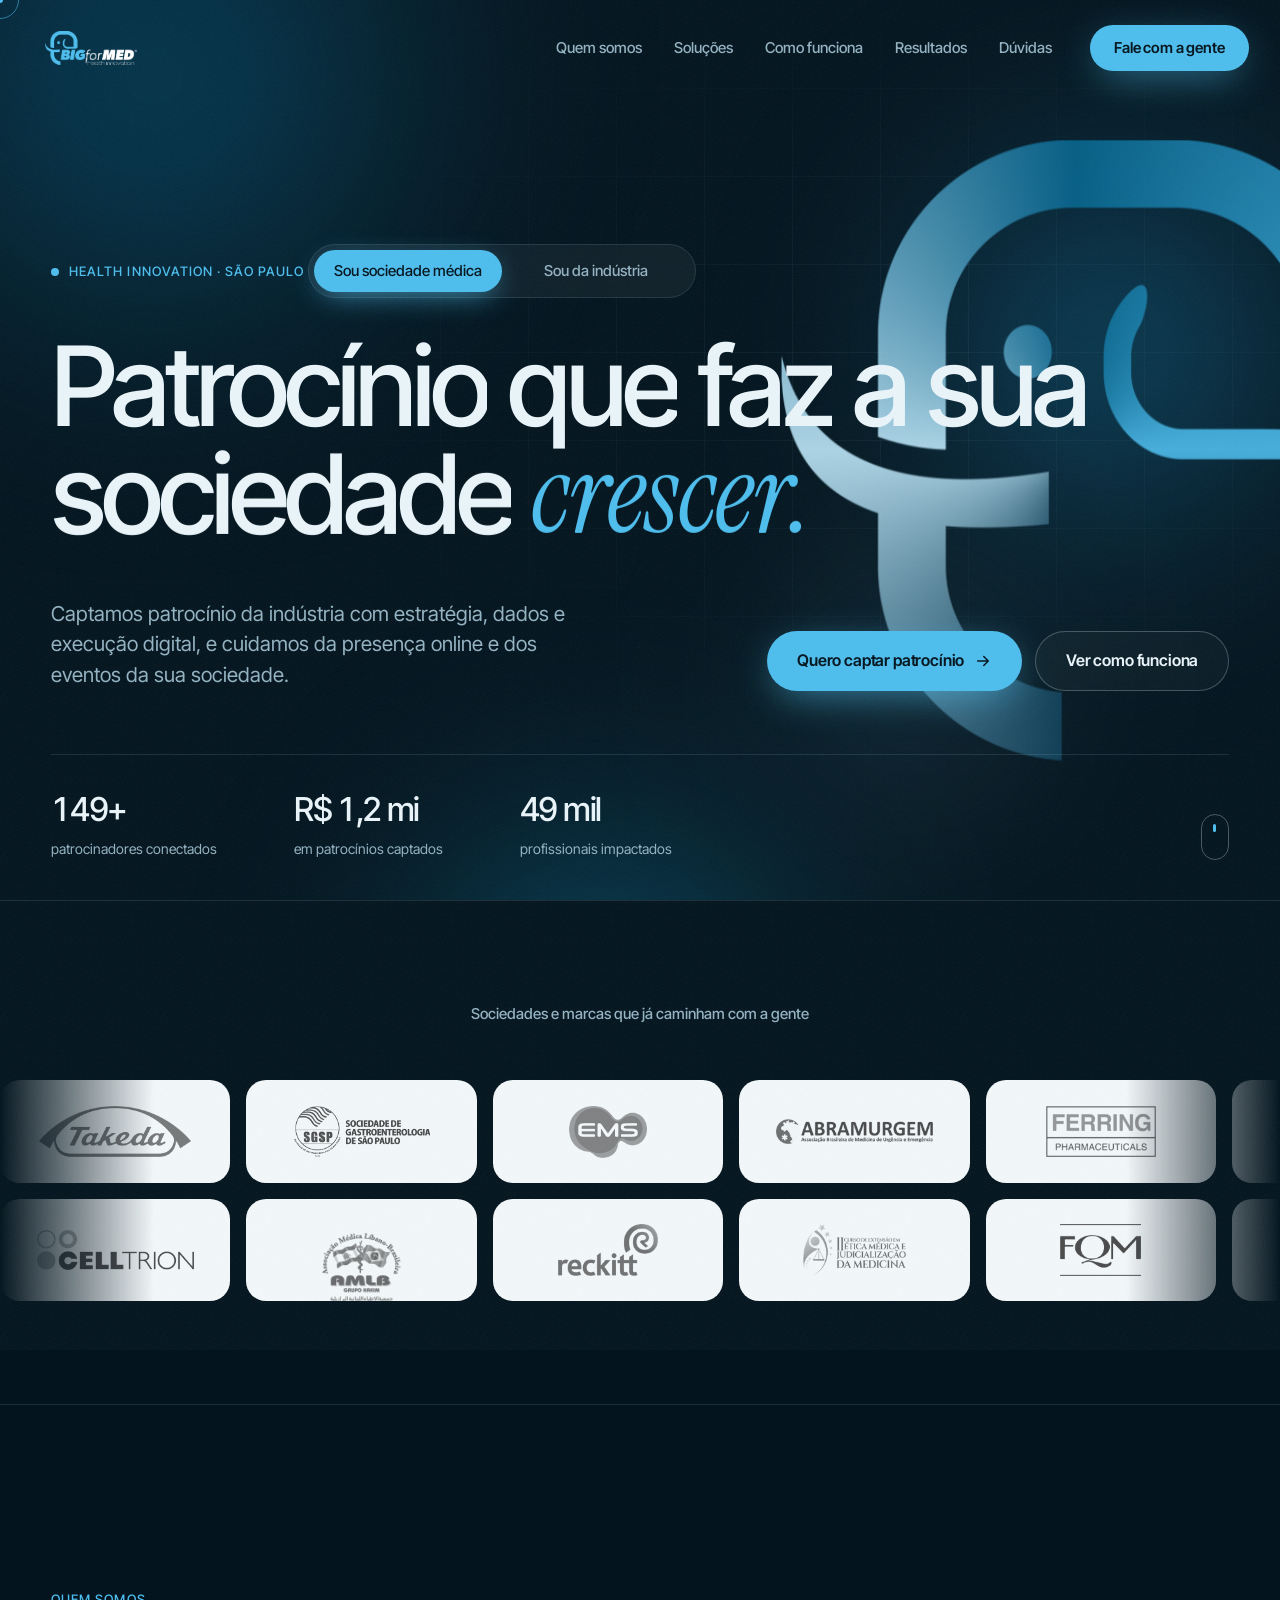
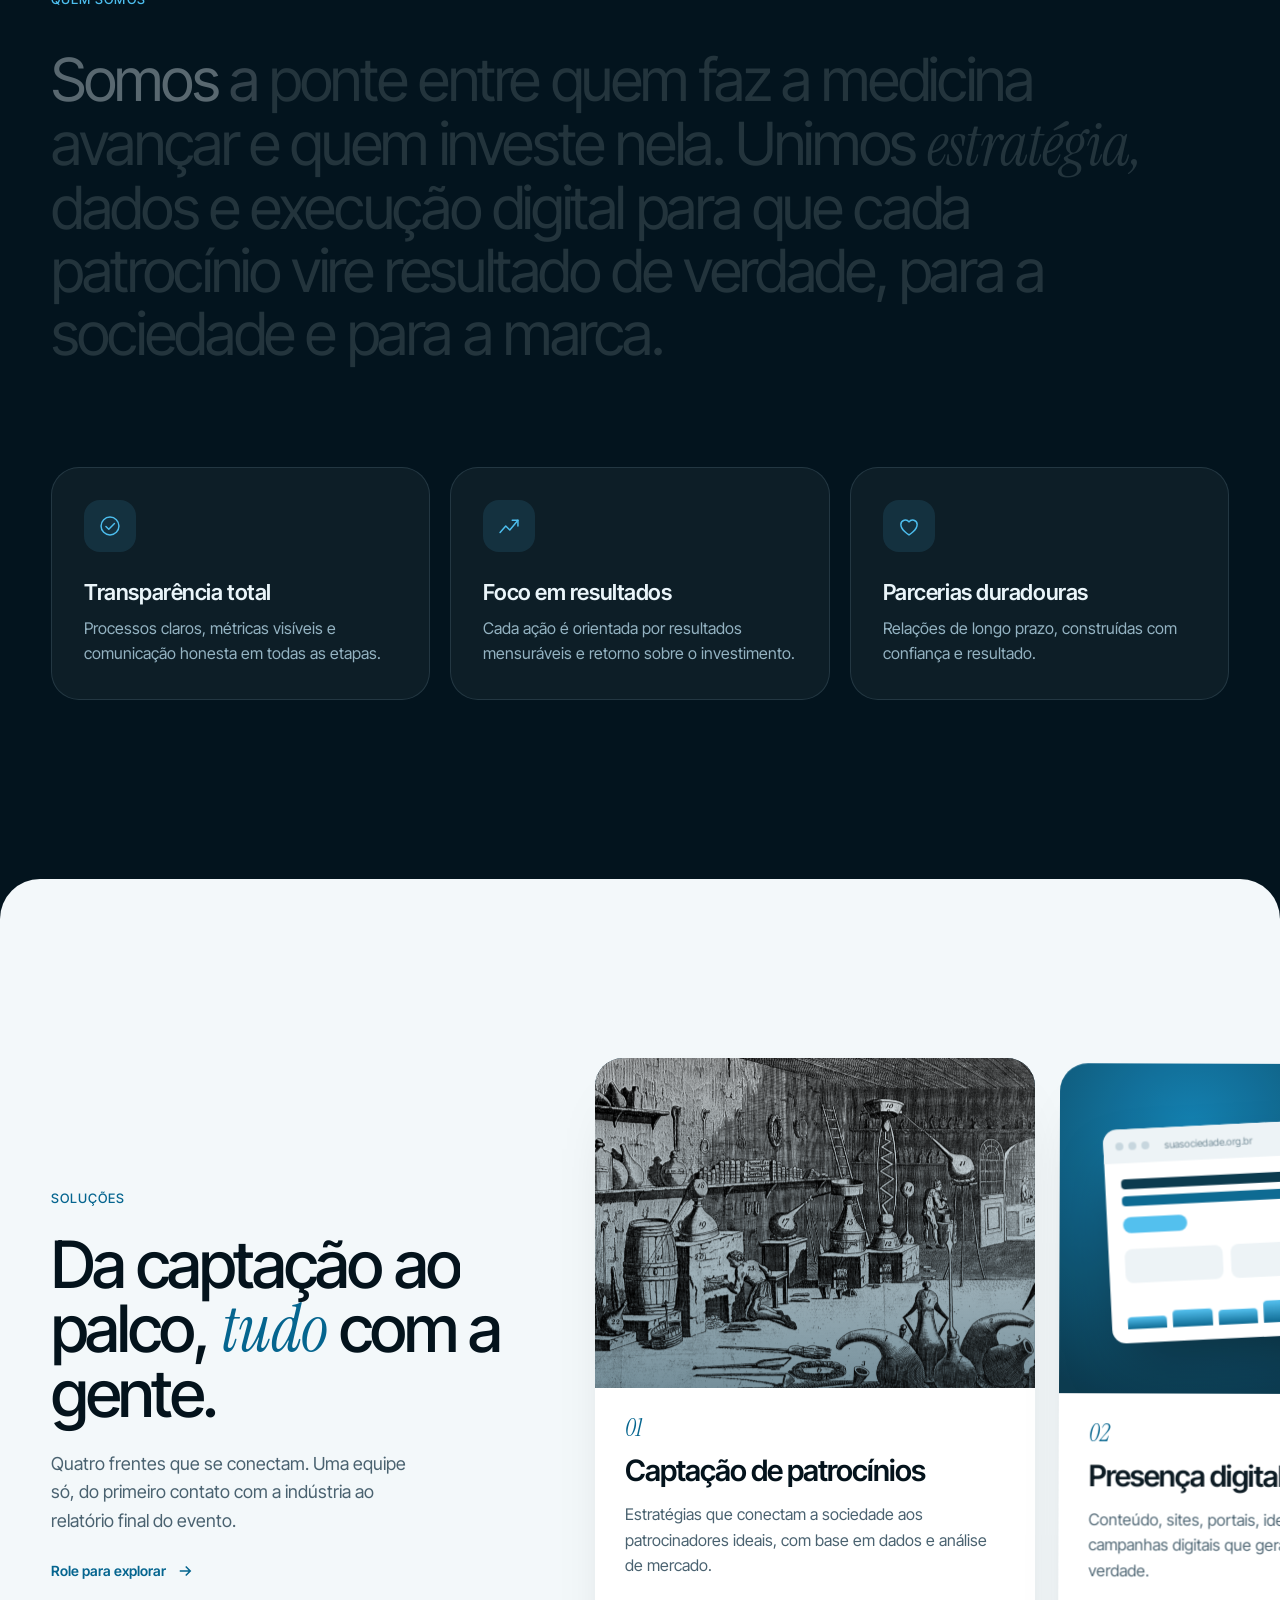
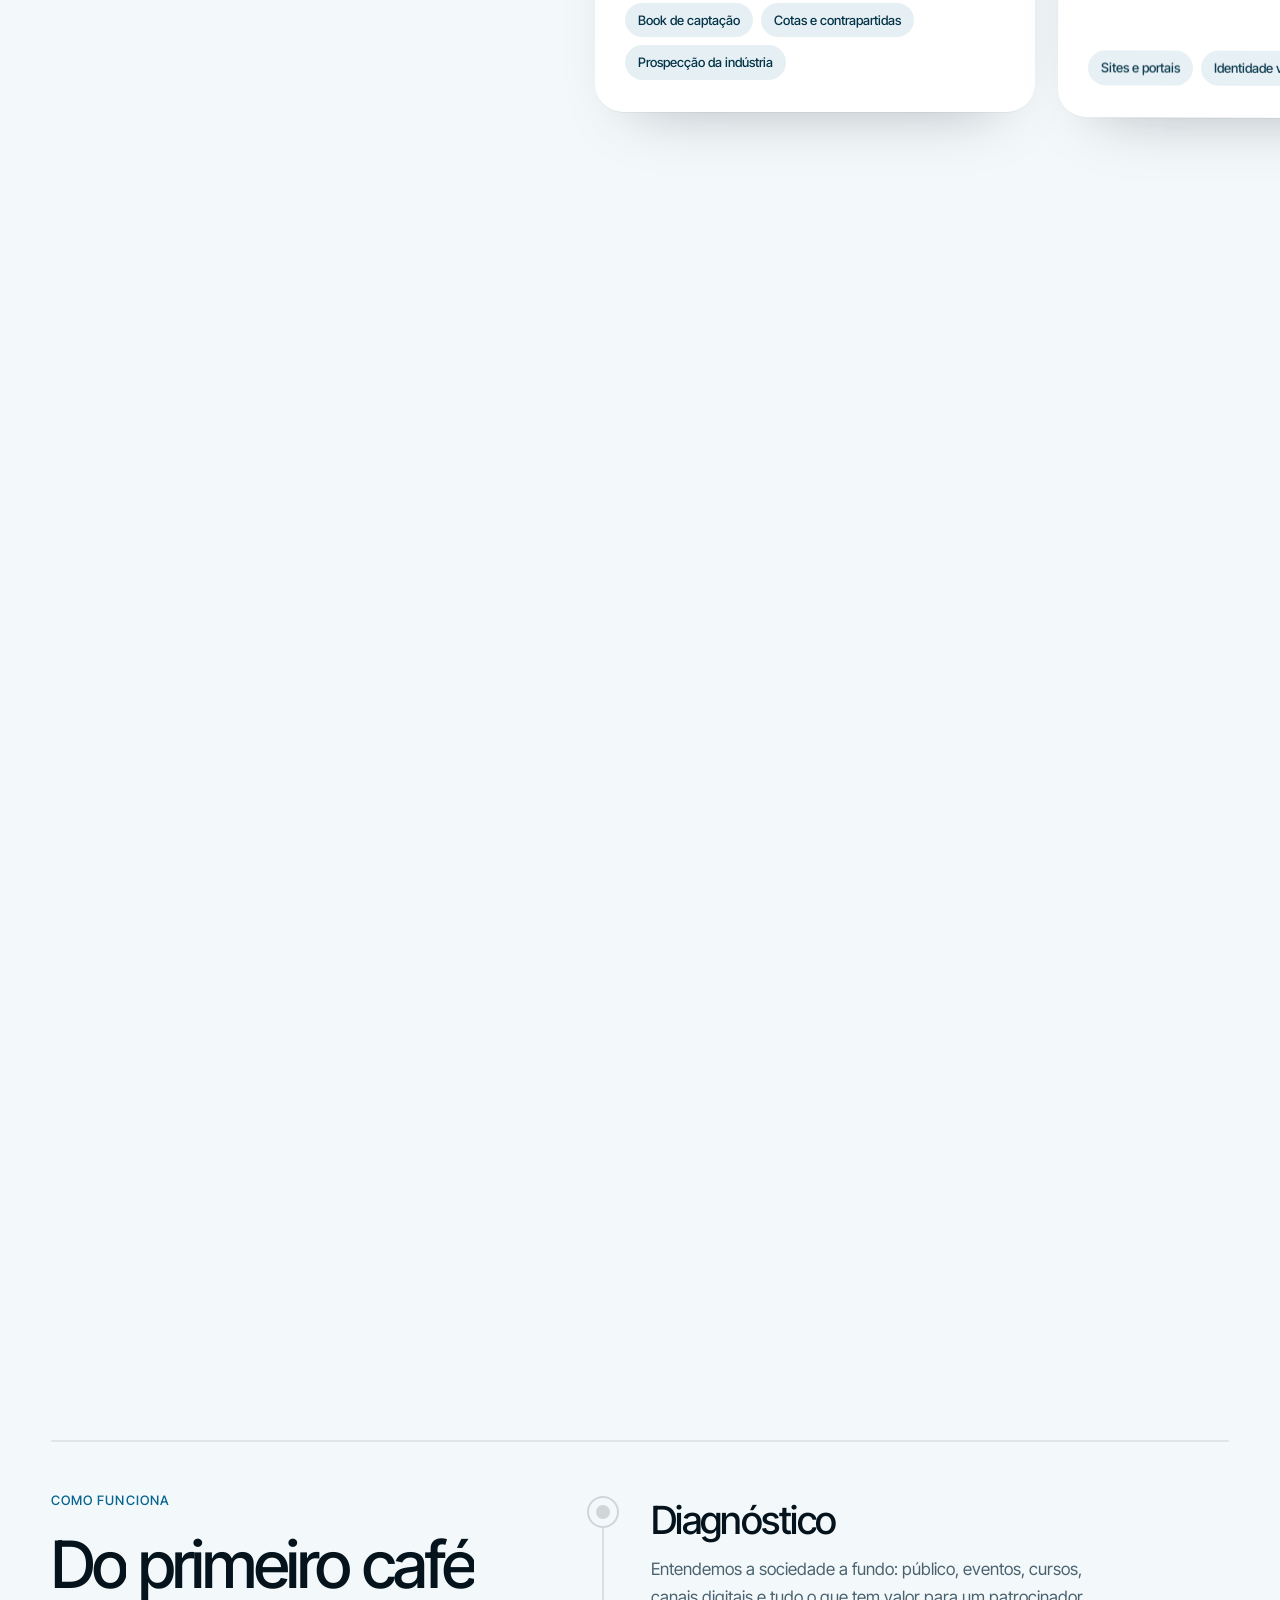
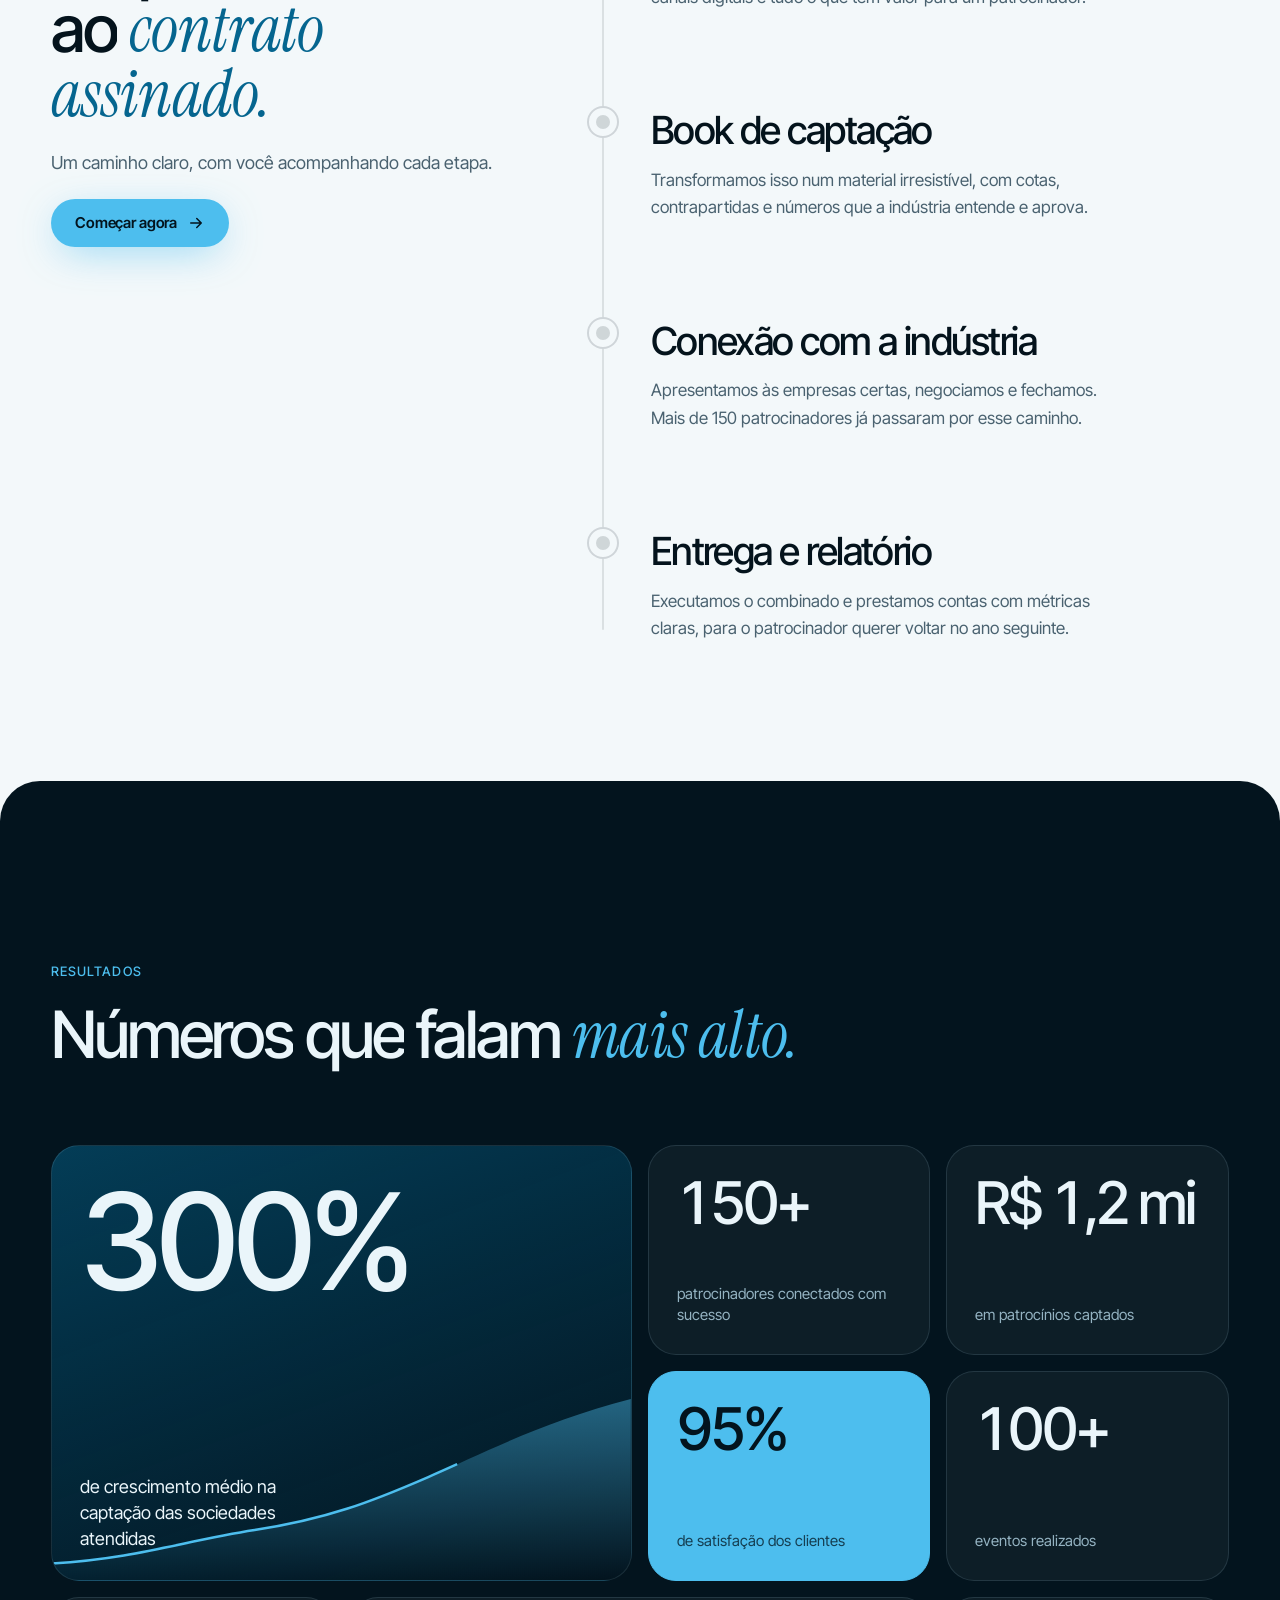
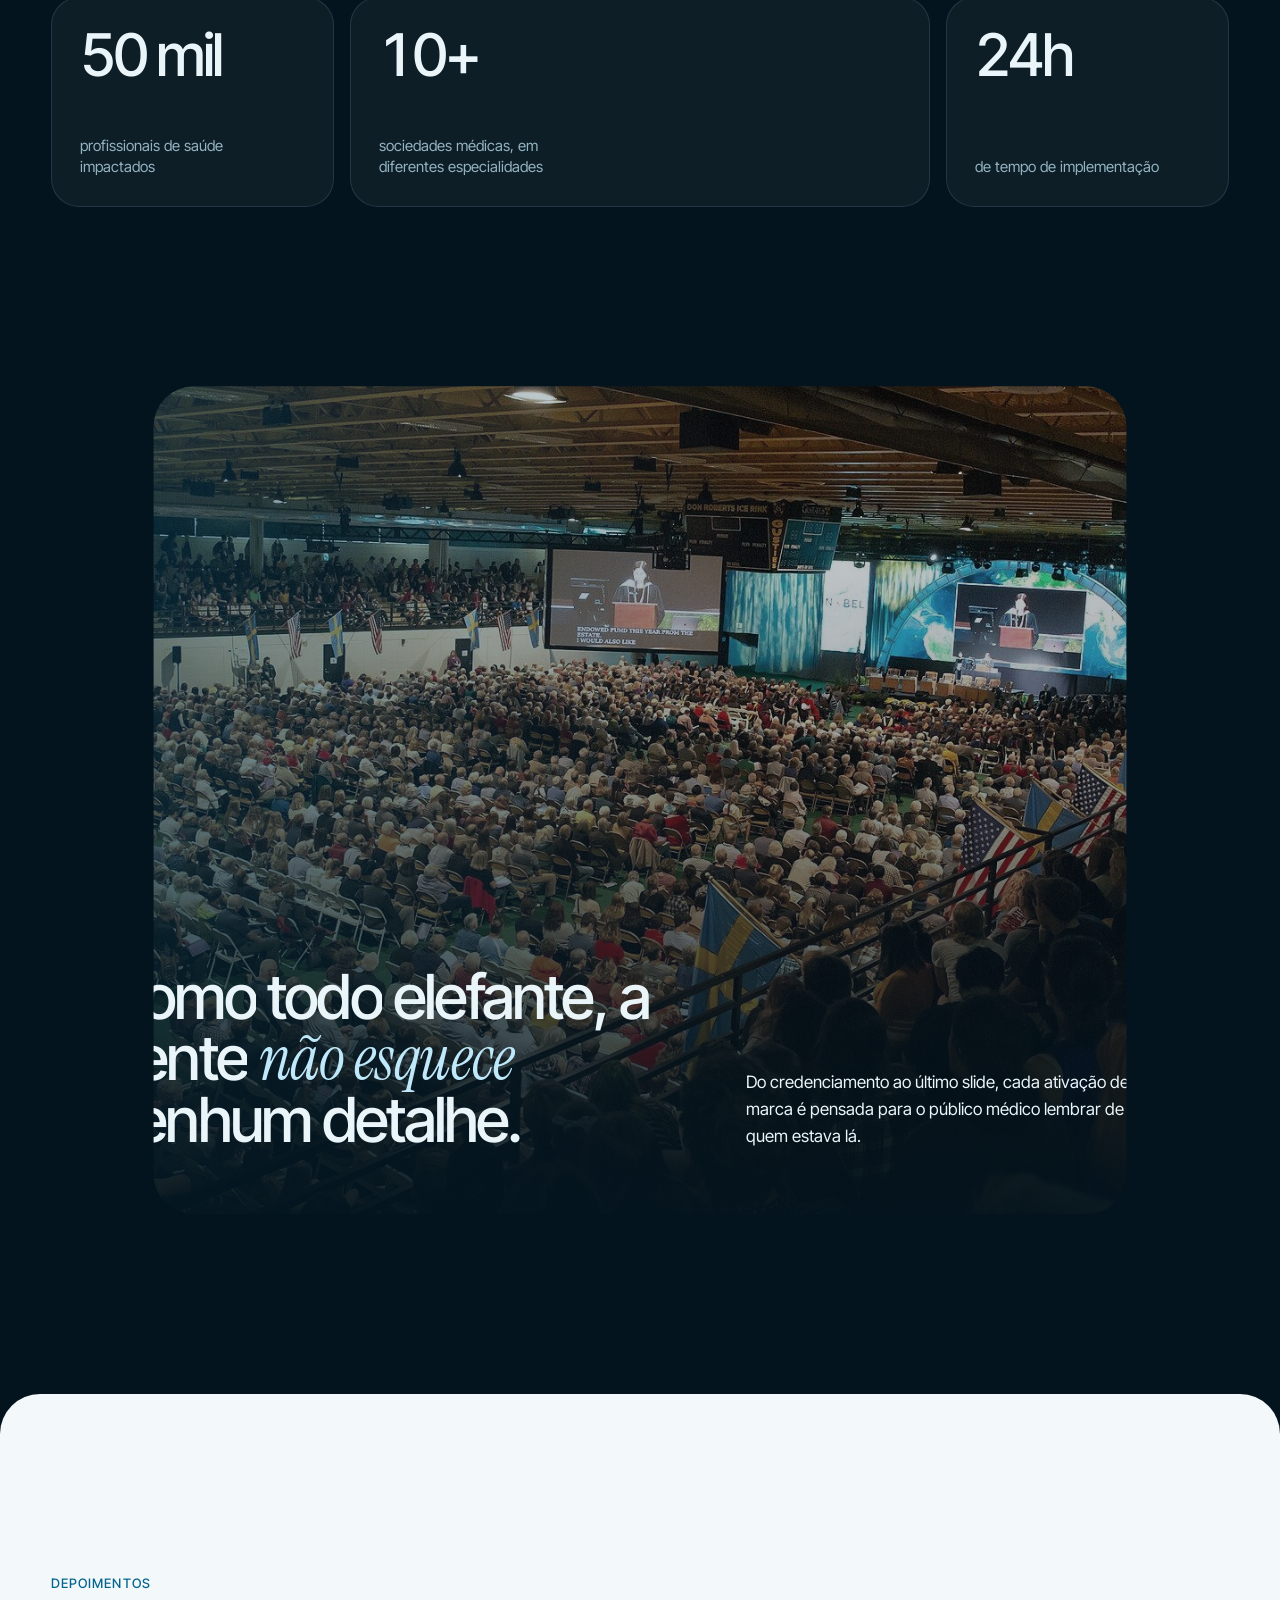
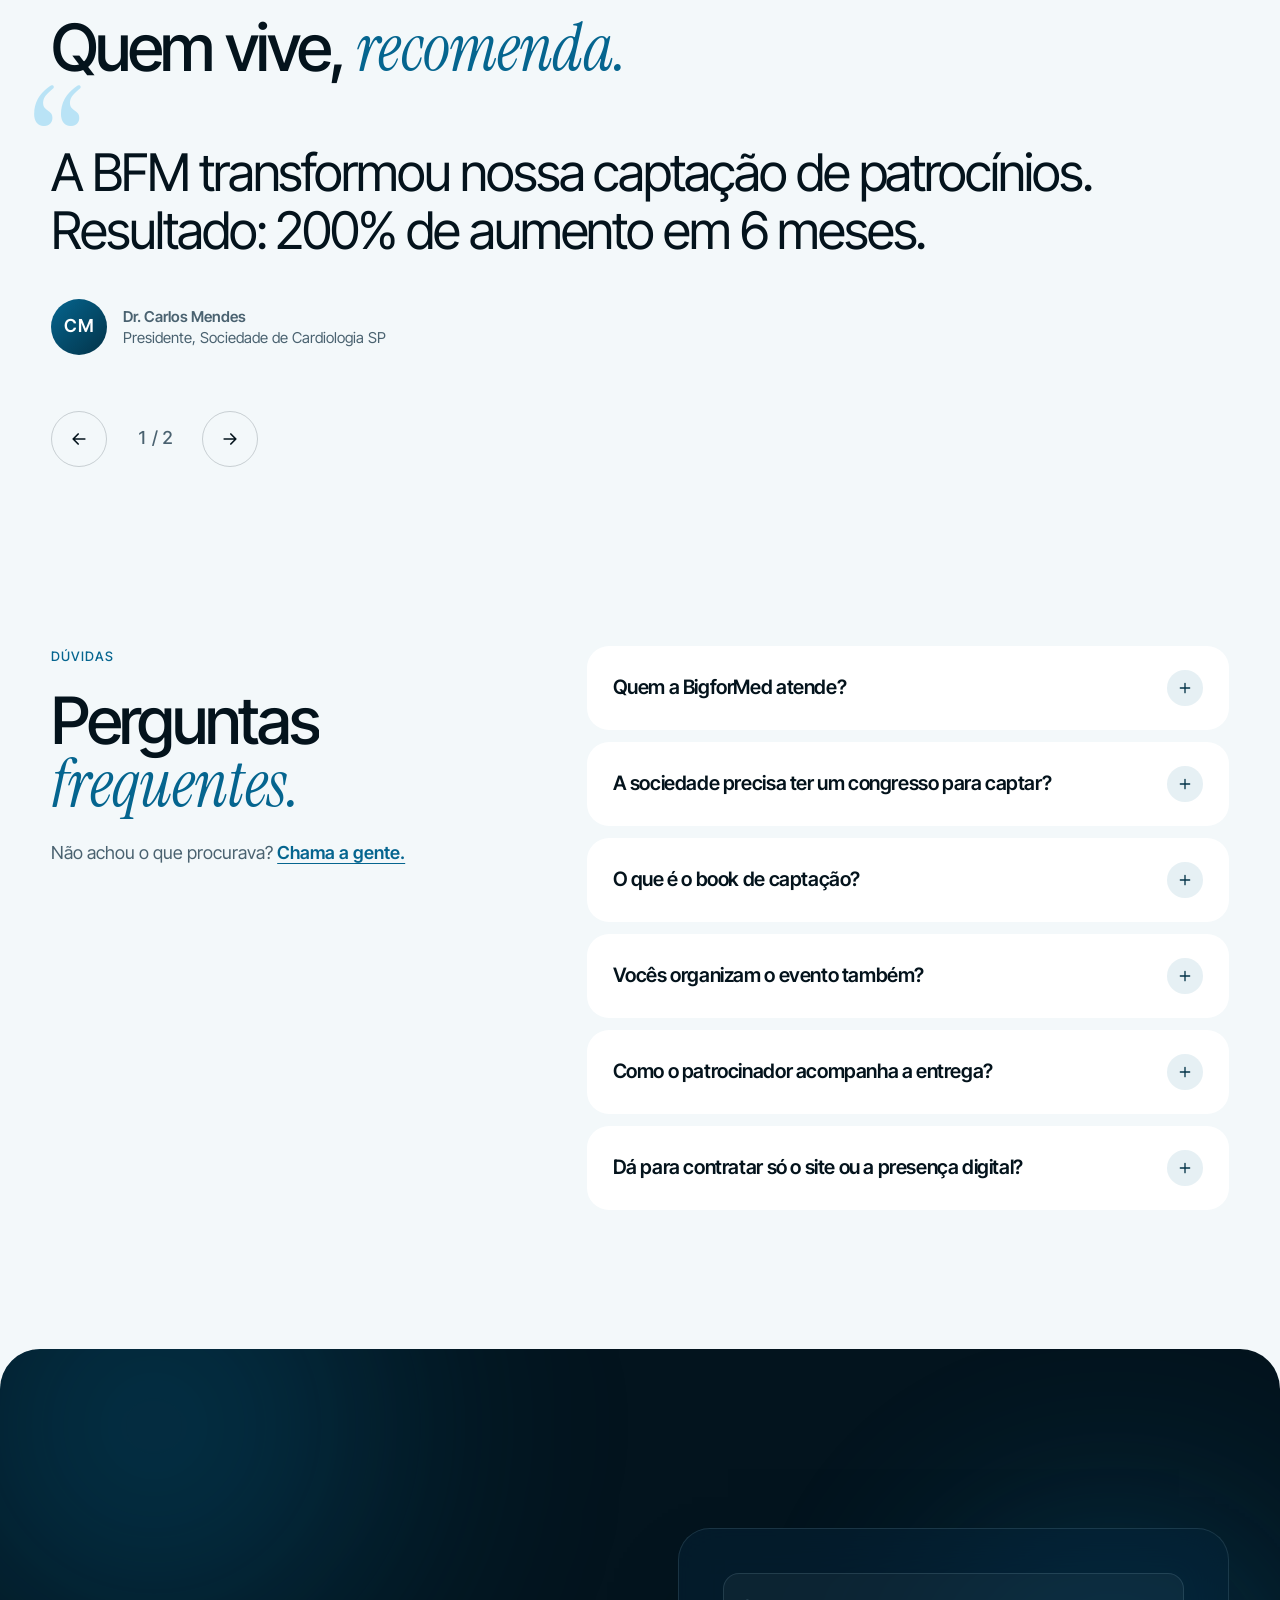
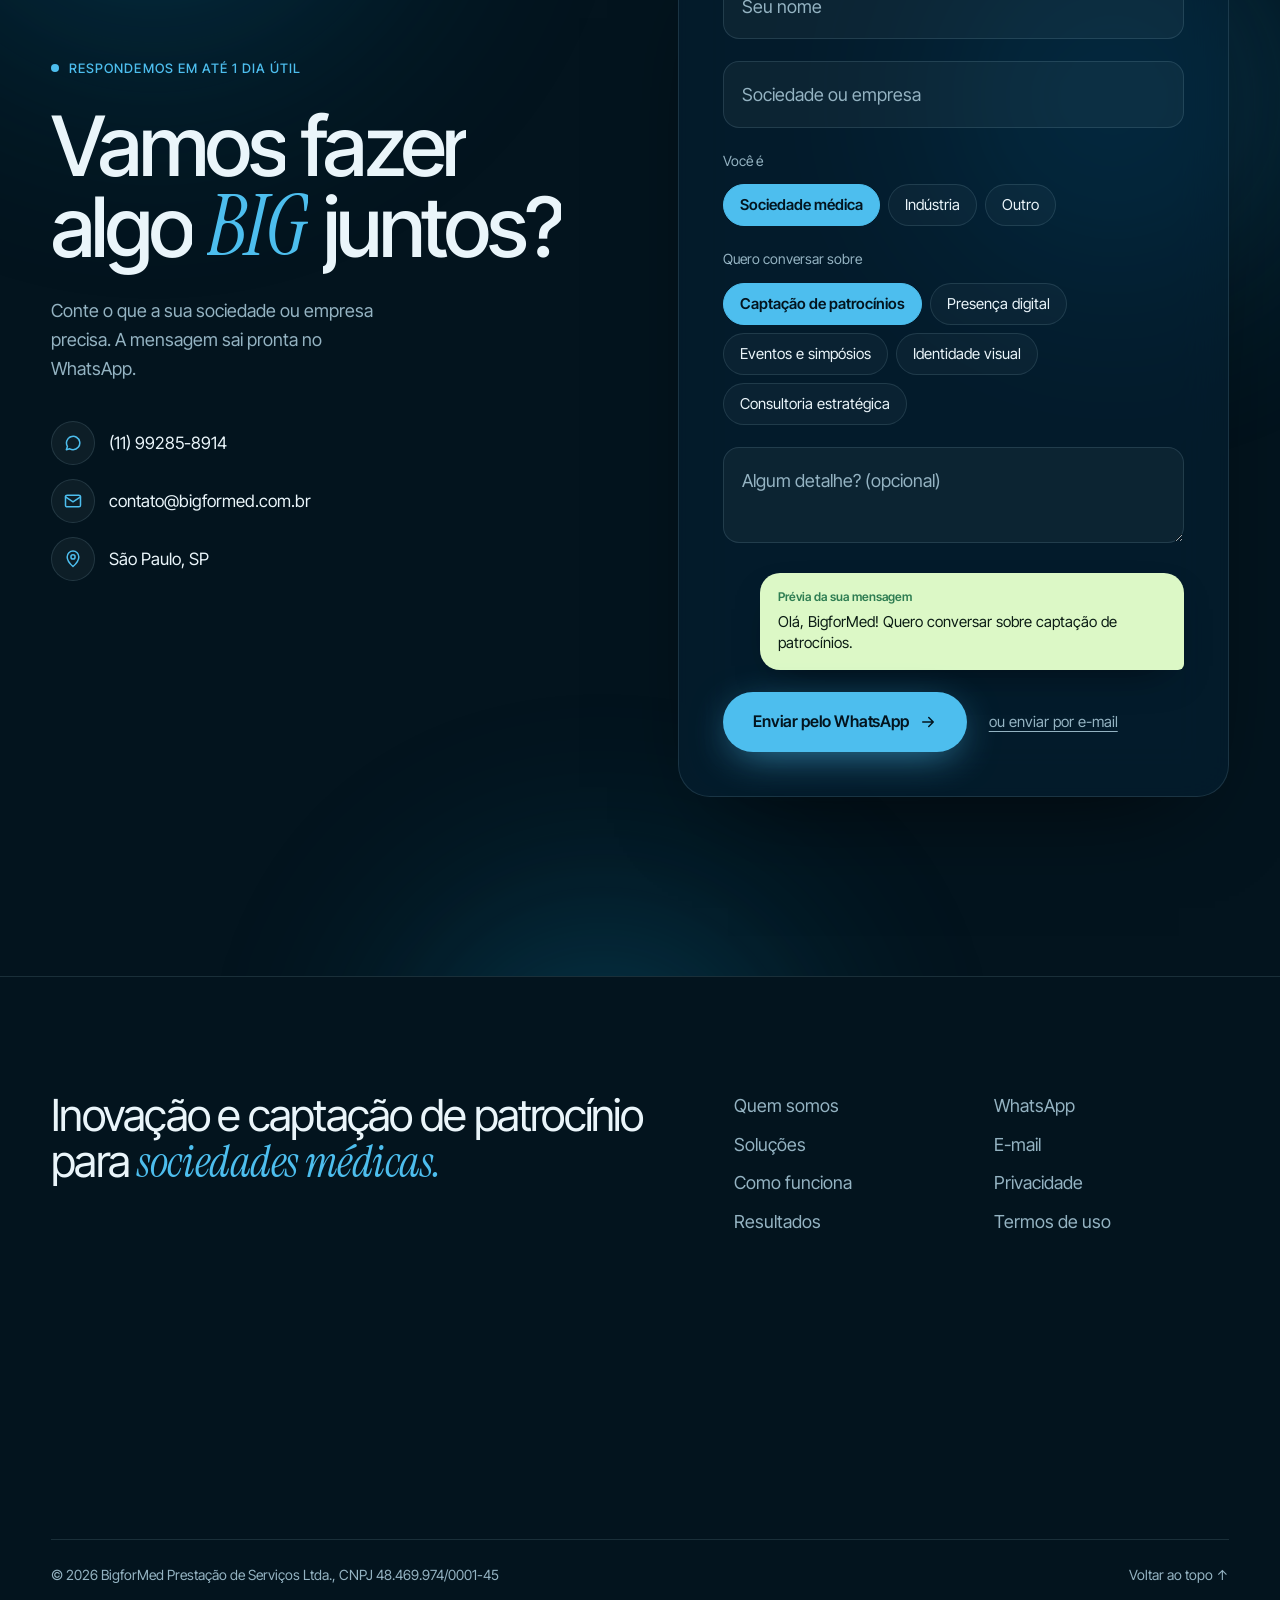
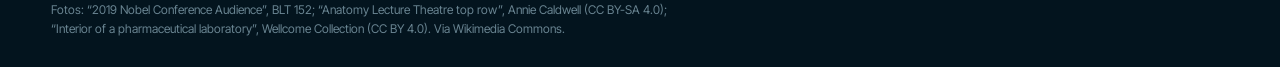
<file: index.html>
<!doctype html>
<html lang="pt-BR">
<head>
  <meta charset="utf-8">
  <meta name="viewport" content="width=device-width, initial-scale=1, viewport-fit=cover">
  <title>BigforMed · Captação de patrocínio para sociedades médicas</title>
  <meta name="description" content="A BigforMed conecta a indústria da saúde a sociedades médicas: captação de patrocínio, presença digital, eventos e simpósios. Health innovation, de São Paulo.">
  <meta name="theme-color" content="#03141E">
  <link rel="icon" type="image/png" href="/img/favicon.png">
  <link rel="apple-touch-icon" href="/img/favicon.png">
  <link rel="canonical" href="https://bigformed.com/">

  <meta property="og:type" content="website">
  <meta property="og:locale" content="pt_BR">
  <meta property="og:site_name" content="BigforMed">
  <meta property="og:url" content="https://bigformed.com/">
  <meta property="og:title" content="BigforMed · Captação de patrocínio para sociedades médicas">
  <meta property="og:description" content="Conectamos patrocinadores a sociedades médicas com estratégia, dados e execução digital.">
  <meta property="og:image" content="https://bigformed.com/img/og.jpg">
  <meta name="twitter:card" content="summary_large_image">

  <link rel="preconnect" href="https://fonts.googleapis.com">
  <link rel="preconnect" href="https://fonts.gstatic.com" crossorigin>
  <link href="https://fonts.googleapis.com/css2?family=Inter+Tight:wght@300;400;500;600;700&family=Instrument+Serif:ital@0;1&display=swap" rel="stylesheet">
  <link rel="stylesheet" href="/css/site.css">
  <script>document.documentElement.classList.add('js')</script>

  <script type="application/ld+json">
  {"@context":"https://schema.org","@type":"Organization","name":"BigforMed","alternateName":"BigforMed Health Innovation","url":"https://bigformed.com/","logo":"https://bigformed.com/img/bigformed-logo.png","email":"contato@bigformed.com.br","telephone":"+55 11 99285-8914","address":{"@type":"PostalAddress","addressLocality":"São Paulo","addressRegion":"SP","addressCountry":"BR"}}
  </script>
</head>
<body data-audience="sociedade">

<!-- Abertura: o elefante aparece, o contador sobe e a cortina sobe -->
<div class="loader" aria-hidden="true">
  <div class="loader__mark"><img src="/img/elefante.png" alt="" width="569" height="600"></div>
  <div class="loader__count"><span id="loader-num">0</span>%</div>
</div>

<div class="cursor" aria-hidden="true"><span class="cursor__dot"></span><span class="cursor__ring"><em class="cursor__label"></em></span></div>
<div class="grain" aria-hidden="true"></div>

<a class="skip" href="#conteudo">Pular para o conteúdo</a>

<header class="nav" id="nav">
  <a class="nav__brand" href="#topo" aria-label="BigforMed, voltar ao início">
    <img class="nav__logo-dark" src="/img/bigformed-logo-dark.png" alt="BigforMed" width="900" height="334">
    <img class="nav__logo-light" src="/img/bigformed-logo.png" alt="" width="900" height="334">
  </a>
  <nav class="nav__links" id="menu" aria-label="Principal">
    <a href="#sobre">Quem somos</a>
    <a href="#solucoes">Soluções</a>
    <a href="#como-funciona">Como funciona</a>
    <a href="#resultados">Resultados</a>
    <a href="#faq">Dúvidas</a>
    <a class="nav__menu-cta" href="#contato">Fale com a gente</a>
  </nav>
  <a class="btn btn--glow nav__cta magnetic" href="#contato"><span>Fale com a gente</span></a>
  <button class="nav__burger" type="button" aria-expanded="false" aria-controls="menu" aria-label="Abrir menu"><span></span><span></span></button>
</header>

<main id="conteudo">

  <!-- ================= HERO ================= -->
  <section class="hero" id="topo" aria-labelledby="hero-title">
    <div class="aurora" aria-hidden="true"><i></i><i></i><i></i><i></i></div>
    <div class="hero__grid" aria-hidden="true"></div>
    <div class="hero__elephant" aria-hidden="true"><div class="hero__elephant-fill"></div></div>

    <div class="hero__inner">
      <p class="tag hero__tag"><span class="pulse"></span>Health innovation · São Paulo</p>

      <div class="switch" role="group" aria-label="Escolha seu perfil">
        <span class="switch__thumb" aria-hidden="true"></span>
        <button type="button" data-set-audience="sociedade" aria-pressed="true">Sou sociedade médica</button>
        <button type="button" data-set-audience="industria" aria-pressed="false">Sou da indústria</button>
      </div>

      <h1 id="hero-title" class="hero__title">
        <span class="hero__line" data-for="sociedade">Patrocínio que faz a sua sociedade <em>crescer.</em></span>
        <span class="hero__line" data-for="industria" hidden>Sua marca onde a medicina <em>acontece.</em></span>
      </h1>

      <div class="hero__bottom">
        <p class="hero__lead">
          <span data-for="sociedade">Captamos patrocínio da indústria com estratégia, dados e execução digital, e cuidamos da presença online e dos eventos da sua sociedade.</span>
          <span data-for="industria" hidden>Conectamos sua empresa às sociedades médicas, congressos e iniciativas digitais certas, com contrapartidas claras e entrega acompanhada de perto.</span>
        </p>
        <div class="hero__actions">
          <a class="btn btn--glow btn--lg magnetic" href="#contato">
            <span data-for="sociedade">Quero captar patrocínio</span>
            <span data-for="industria" hidden>Quero patrocinar</span>
            <svg viewBox="0 0 24 24" aria-hidden="true"><path d="M5 12h14M13 6l6 6-6 6"/></svg>
          </a>
          <a class="btn btn--ghost btn--lg" href="#como-funciona">Ver como funciona</a>
        </div>
      </div>
    </div>

    <ul class="hero__stats" aria-label="Alguns números">
      <li><strong><span data-count="150">150</span>+</strong><span>patrocinadores conectados</span></li>
      <li><strong>R$ <span data-count="1.2" data-decimals="1">1,2</span> mi</strong><span>em patrocínios captados</span></li>
      <li><strong><span data-count="50">50</span> mil</strong><span>profissionais impactados</span></li>
    </ul>
    <a class="hero__scroll" href="#parceiros" aria-label="Rolar para baixo"><span></span></a>
  </section>

  <!-- ================= PARCEIROS ================= -->
  <section class="partners" id="parceiros" aria-labelledby="partners-title">
    <h2 id="partners-title" class="partners__title">Sociedades e marcas que já caminham com a gente</h2>
    <div class="marquee" data-dir="left">
      <ul class="marquee__track">
        <li><img src="/img/logos/takeda.png" alt="Takeda" width="476" height="160"></li>
        <li><img src="/img/logos/sgsp.png" alt="Sociedade de Gastroenterologia de São Paulo" width="429" height="160"></li>
        <li><img src="/img/logos/ems.png" alt="EMS" width="243" height="160"></li>
        <li><img src="/img/logos/abramurgem.png" alt="Abramurgem" width="520" height="81"></li>
        <li><img src="/img/logos/ferring.png" alt="Ferring Pharmaceuticals" width="344" height="160"></li>
        <li><img src="/img/logos/nestle-health-science.png" alt="Nestlé Health Science" width="520" height="142"></li>
      </ul>
    </div>
    <div class="marquee" data-dir="right">
      <ul class="marquee__track">
        <li><img src="/img/logos/celltrion.png" alt="Celltrion" width="520" height="134"></li>
        <li><img src="/img/logos/amlb.png" alt="Associação Médica Líbano-Brasileira" width="182" height="160"></li>
        <li><img src="/img/logos/reckitt.png" alt="Reckitt" width="310" height="160"></li>
        <li><img src="/img/logos/curso-etica-medica.png" alt="Curso de Extensão em Ética Médica e Judicialização da Medicina" width="323" height="160"></li>
        <li><img src="/img/logos/fqm.png" alt="FQM" width="253" height="160"></li>
        <li><img src="/img/logos/ebss.png" alt="EBSS" width="391" height="160"></li>
      </ul>
    </div>
  </section>

  <!-- ================= MANIFESTO ================= -->
  <section class="manifesto" id="sobre" aria-labelledby="sobre-title">
    <div class="container">
      <div class="manifesto__head">
        <p class="tag">Quem somos</p>
        <h2 id="sobre-title" class="sr-only">Quem somos</h2>
      </div>
      <p class="manifesto__text" data-fill>
        Somos a ponte entre quem faz a medicina avançar e quem investe nela. Unimos <em>estratégia,</em> dados e execução digital para que cada patrocínio vire resultado de verdade, para a sociedade e para a marca.
      </p>
      <ul class="values">
        <li data-reveal>
          <span class="values__icon" aria-hidden="true"><svg viewBox="0 0 32 32"><circle cx="16" cy="16" r="11"/><path d="M11 16.5l3.5 3.5L21.5 13"/></svg></span>
          <h3>Transparência total</h3>
          <p>Processos claros, métricas visíveis e comunicação honesta em todas as etapas.</p>
        </li>
        <li data-reveal>
          <span class="values__icon" aria-hidden="true"><svg viewBox="0 0 32 32"><path d="M5 24l7-8 5 5 10-12"/><path d="M20 9h7v7"/></svg></span>
          <h3>Foco em resultados</h3>
          <p>Cada ação é orientada por resultados mensuráveis e retorno sobre o investimento.</p>
        </li>
        <li data-reveal>
          <span class="values__icon" aria-hidden="true"><svg viewBox="0 0 32 32"><path d="M16 27s-10-6-10-13a5.5 5.5 0 0110-3 5.5 5.5 0 0110 3c0 7-10 13-10 13z"/></svg></span>
          <h3>Parcerias duradouras</h3>
          <p>Relações de longo prazo, construídas com confiança e resultado.</p>
        </li>
      </ul>
    </div>
  </section>

  <!-- ================= SOLUÇÕES (rolagem horizontal) ================= -->
  <section class="services" id="solucoes" aria-labelledby="sol-title">
    <div class="services__pin">
      <div class="services__track">
        <div class="services__intro">
          <p class="tag">Soluções</p>
          <h2 id="sol-title" data-split>Da captação ao palco, <em>tudo</em> com a gente.</h2>
          <p>Quatro frentes que se conectam. Uma equipe só, do primeiro contato com a indústria ao relatório final do evento.</p>
          <span class="services__hint" aria-hidden="true">Role para explorar <svg viewBox="0 0 24 24"><path d="M5 12h14M13 6l6 6-6 6"/></svg></span>
        </div>

        <article class="card">
          <div class="card__media card__media--photo"><img src="/img/laboratorio-960.jpg" alt="Gravura antiga de um laboratório farmacêutico" width="960" height="730" loading="lazy"></div>
          <div class="card__body">
            <span class="card__num">01</span>
            <h3>Captação de patrocínios</h3>
            <p>Estratégias que conectam a sociedade aos patrocinadores ideais, com base em dados e análise de mercado.</p>
            <ul class="pills"><li>Book de captação</li><li>Cotas e contrapartidas</li><li>Prospecção da indústria</li></ul>
          </div>
        </article>

        <article class="card">
          <div class="card__media card__media--ui" aria-hidden="true">
            <div class="mock">
              <div class="mock__bar"><i></i><i></i><i></i><span>suasociedade.org.br</span></div>
              <div class="mock__hero"><b></b><b></b><span class="mock__btn"></span></div>
              <div class="mock__row"><span></span><span></span><span></span></div>
              <div class="mock__chart"><i style="--h:38%"></i><i style="--h:52%"></i><i style="--h:46%"></i><i style="--h:68%"></i><i style="--h:61%"></i><i style="--h:84%"></i><i style="--h:92%"></i></div>
            </div>
          </div>
          <div class="card__body">
            <span class="card__num">02</span>
            <h3>Presença digital</h3>
            <p>Conteúdo, sites, portais, identidade visual e campanhas digitais que geram engajamento de verdade.</p>
            <ul class="pills"><li>Sites e portais</li><li>Identidade visual</li><li>Campanhas digitais</li></ul>
          </div>
        </article>

        <article class="card">
          <div class="card__media card__media--photo"><img src="/img/congresso-960.jpg" alt="Plateia lotada em um congresso científico" width="960" height="640" loading="lazy"></div>
          <div class="card__body">
            <span class="card__num">03</span>
            <h3>Eventos e simpósios</h3>
            <p>Planejamento completo, palestrantes, ativações de marca e pós-evento, com monitoramento de performance.</p>
            <ul class="pills"><li>Palestrantes</li><li>Ativações de marca</li><li>Pós-evento</li></ul>
          </div>
        </article>

        <article class="card">
          <div class="card__media card__media--photo"><img src="/img/anfiteatro-960.jpg" alt="Anfiteatro de anatomia com bancos de madeira em semicírculo" width="960" height="720" loading="lazy"></div>
          <div class="card__body">
            <span class="card__num">04</span>
            <h3>Serviços sob demanda</h3>
            <p>Sites, hospedagem de cursos, books de captação e disparos de marketing, com controle de quem assiste e acompanha.</p>
            <ul class="pills"><li>Cursos e webinários</li><li>Hospedagem</li><li>Disparos de marketing</li></ul>
          </div>
        </article>
      </div>
    </div>
    <div class="services__progress" aria-hidden="true"><span></span></div>
  </section>

  <!-- ================= COMO FUNCIONA ================= -->
  <section class="process" id="como-funciona" aria-labelledby="proc-title">
    <div class="container process__grid">
      <div class="process__head">
        <p class="tag">Como funciona</p>
        <h2 id="proc-title" data-split>Do primeiro café ao <em>contrato assinado.</em></h2>
        <p>Um caminho claro, com você acompanhando cada etapa.</p>
        <a class="btn btn--glow magnetic" href="#contato"><span>Começar agora</span><svg viewBox="0 0 24 24" aria-hidden="true"><path d="M5 12h14M13 6l6 6-6 6"/></svg></a>
      </div>
      <div class="steps">
        <span class="steps__line" aria-hidden="true"><i></i></span>
        <ol>
          <li class="step">
            <span class="step__dot" aria-hidden="true"></span>
            <h3>Diagnóstico</h3>
            <p>Entendemos a sociedade a fundo: público, eventos, cursos, canais digitais e tudo o que tem valor para um patrocinador.</p>
          </li>
          <li class="step">
            <span class="step__dot" aria-hidden="true"></span>
            <h3>Book de captação</h3>
            <p>Transformamos isso num material irresistível, com cotas, contrapartidas e números que a indústria entende e aprova.</p>
          </li>
          <li class="step">
            <span class="step__dot" aria-hidden="true"></span>
            <h3>Conexão com a indústria</h3>
            <p>Apresentamos às empresas certas, negociamos e fechamos. Mais de 150 patrocinadores já passaram por esse caminho.</p>
          </li>
          <li class="step">
            <span class="step__dot" aria-hidden="true"></span>
            <h3>Entrega e relatório</h3>
            <p>Executamos o combinado e prestamos contas com métricas claras, para o patrocinador querer voltar no ano seguinte.</p>
          </li>
        </ol>
      </div>
    </div>
  </section>

  <!-- ================= RESULTADOS ================= -->
  <section class="numbers" id="resultados" aria-labelledby="num-title">
    <div class="container">
      <div class="numbers__head">
        <p class="tag">Resultados</p>
        <h2 id="num-title" data-split>Números que falam <em>mais alto.</em></h2>
      </div>
      <div class="bento">
        <div class="tile tile--hero" data-reveal>
          <p class="tile__num"><span data-count="300">300</span>%</p>
          <p class="tile__label">de crescimento médio na captação das sociedades atendidas</p>
          <svg class="tile__chart" viewBox="0 0 400 140" preserveAspectRatio="none" aria-hidden="true">
            <defs><linearGradient id="g-area" x1="0" x2="0" y1="0" y2="1"><stop offset="0" stop-color="#4DBEEE" stop-opacity=".45"/><stop offset="1" stop-color="#4DBEEE" stop-opacity="0"/></linearGradient></defs>
            <path class="tile__area" d="M0 128 C60 124 90 112 140 104 S220 84 260 66 S340 26 400 10 L400 140 L0 140Z" fill="url(#g-area)"/>
            <path class="tile__line" d="M0 128 C60 124 90 112 140 104 S220 84 260 66 S340 26 400 10" fill="none" pathLength="1"/>
          </svg>
        </div>
        <div class="tile" data-reveal><p class="tile__num"><span data-count="150">150</span>+</p><p class="tile__label">patrocinadores conectados com sucesso</p></div>
        <div class="tile" data-reveal><p class="tile__num">R$ <span data-count="1.2" data-decimals="1">1,2</span> mi</p><p class="tile__label">em patrocínios captados</p></div>
        <div class="tile tile--accent" data-reveal><p class="tile__num"><span data-count="95">95</span>%</p><p class="tile__label">de satisfação dos clientes</p></div>
        <div class="tile" data-reveal><p class="tile__num"><span data-count="100">100</span>+</p><p class="tile__label">eventos realizados</p></div>
        <div class="tile" data-reveal><p class="tile__num"><span data-count="50">50</span> mil</p><p class="tile__label">profissionais de saúde impactados</p></div>
        <div class="tile tile--wide" data-reveal><p class="tile__num"><span data-count="10">10</span>+</p><p class="tile__label">sociedades médicas, em diferentes especialidades</p></div>
        <div class="tile" data-reveal><p class="tile__num"><span data-count="24">24</span>h</p><p class="tile__label">de tempo de implementação</p></div>
      </div>
    </div>
  </section>

  <!-- ================= FAIXA: o elefante nunca esquece ================= -->
  <section class="band" aria-labelledby="band-title">
    <div class="band__frame">
      <img class="band__img" src="/img/congresso-1920.jpg" srcset="/img/congresso-960.jpg 960w, /img/congresso-1920.jpg 1920w" sizes="100vw" alt="Plateia lotada em um grande congresso" width="1920" height="1280" loading="lazy">
      <div class="band__shade" aria-hidden="true"></div>
      <div class="band__copy">
        <h2 id="band-title" data-split>Como todo elefante, a gente <em>não esquece</em> nenhum detalhe.</h2>
        <p>Do credenciamento ao último slide, cada ativação de marca é pensada para o público médico lembrar de quem estava lá.</p>
      </div>
    </div>
  </section>

  <!-- ================= DEPOIMENTOS ================= -->
  <section class="quotes" aria-labelledby="quotes-title">
    <div class="container">
      <div class="quotes__head">
        <p class="tag">Depoimentos</p>
        <h2 id="quotes-title" data-split>Quem vive, <em>recomenda.</em></h2>
      </div>
      <div class="quotes__stage" aria-live="polite">
        <figure class="quote is-active">
          <span class="quote__mark" aria-hidden="true">“</span>
          <blockquote><p>A BFM transformou nossa captação de patrocínios. Resultado: 200% de aumento em 6 meses.</p></blockquote>
          <figcaption><span class="avatar" aria-hidden="true">CM</span><span><strong>Dr. Carlos Mendes</strong>Presidente, Sociedade de Cardiologia SP</span></figcaption>
        </figure>
        <figure class="quote">
          <span class="quote__mark" aria-hidden="true">“</span>
          <blockquote><p>Profissionalismo e resultados excepcionais. Nossa presença digital nunca foi tão forte.</p></blockquote>
          <figcaption><span class="avatar" aria-hidden="true">AS</span><span><strong>Dra. Ana Silva</strong>Diretora, Associação de Gastroenterologia</span></figcaption>
        </figure>
      </div>
      <div class="quotes__nav">
        <button type="button" class="round magnetic" data-quote="prev" aria-label="Depoimento anterior"><svg viewBox="0 0 24 24"><path d="M19 12H5M11 6l-6 6 6 6"/></svg></button>
        <span class="quotes__count"><span id="q-now">1</span> / 2</span>
        <button type="button" class="round magnetic" data-quote="next" aria-label="Próximo depoimento"><svg viewBox="0 0 24 24"><path d="M5 12h14M13 6l6 6-6 6"/></svg></button>
      </div>
    </div>
  </section>

  <!-- ================= FAQ ================= -->
  <section class="faq" id="faq" aria-labelledby="faq-title">
    <div class="container faq__grid">
      <div class="faq__head">
        <p class="tag">Dúvidas</p>
        <h2 id="faq-title" data-split>Perguntas <em>frequentes.</em></h2>
        <p>Não achou o que procurava? <a href="#contato">Chama a gente.</a></p>
      </div>
      <div class="faq__list">
        <details class="qa"><summary>Quem a BigforMed atende?</summary><div class="qa__body"><p>Sociedades médicas, associações e iniciativas de educação médica que querem captar patrocínio, e empresas da indústria da saúde que querem patrocinar com estratégia.</p></div></details>
        <details class="qa"><summary>A sociedade precisa ter um congresso para captar?</summary><div class="qa__body"><p>Não. Cursos, webinários, portais e campanhas digitais também têm valor para o patrocinador. O diagnóstico mostra o que já existe e o que vale a pena criar.</p></div></details>
        <details class="qa"><summary>O que é o book de captação?</summary><div class="qa__body"><p>É o material que apresenta a sociedade à indústria: público, alcance, eventos, cotas e contrapartidas, com números claros para quem decide o investimento.</p></div></details>
        <details class="qa"><summary>Vocês organizam o evento também?</summary><div class="qa__body"><p>Sim. Planejamento, palestrantes, ativações de marca e pós-evento, ou só a parte de que a sociedade precisar.</p></div></details>
        <details class="qa"><summary>Como o patrocinador acompanha a entrega?</summary><div class="qa__body"><p>Com métricas visíveis e relatório das contrapartidas e dos resultados depois de cada ação.</p></div></details>
        <details class="qa"><summary>Dá para contratar só o site ou a presença digital?</summary><div class="qa__body"><p>Dá. Também atendemos sob demanda: sites, portais, hospedagem de cursos, identidade visual e disparos de marketing.</p></div></details>
      </div>
    </div>
  </section>

  <!-- ================= CONTATO ================= -->
  <section class="contact" id="contato" aria-labelledby="contact-title">
    <div class="aurora aurora--soft" aria-hidden="true"><i></i><i></i><i></i></div>
    <div class="container contact__grid">
      <div class="contact__intro">
        <p class="tag"><span class="pulse"></span>Respondemos em até 1 dia útil</p>
        <h2 id="contact-title" data-split>Vamos fazer algo <em>BIG</em> juntos?</h2>
        <p class="contact__lead">Conte o que a sua sociedade ou empresa precisa. A mensagem sai pronta no WhatsApp.</p>
        <ul class="contact__direct">
          <li><a href="https://wa.me/5511992858914" target="_blank" rel="noopener"><span class="contact__ico" aria-hidden="true"><svg viewBox="0 0 24 24"><path d="M4 20l1.3-3.9A8 8 0 1112 20a8 8 0 01-3.9-1z"/></svg></span>(11) 99285-8914</a></li>
          <li><a href="mailto:contato@bigformed.com.br"><span class="contact__ico" aria-hidden="true"><svg viewBox="0 0 24 24"><rect x="3" y="5" width="18" height="14" rx="2"/><path d="M3 7l9 6 9-6"/></svg></span>contato@bigformed.com.br</a></li>
          <li><span class="contact__ico" aria-hidden="true"><svg viewBox="0 0 24 24"><path d="M12 21s-7-6.2-7-11.5a7 7 0 0114 0C19 14.8 12 21 12 21z"/><circle cx="12" cy="9.5" r="2.5"/></svg></span>São Paulo, SP</li>
        </ul>
      </div>

      <form class="composer" id="composer" action="https://wa.me/5511992858914" method="get" target="_blank" novalidate>
        <div class="field">
          <input id="f-nome" name="nome" autocomplete="name" placeholder=" " required>
          <label for="f-nome">Seu nome</label>
        </div>
        <div class="field">
          <input id="f-org" name="org" autocomplete="organization" placeholder=" ">
          <label for="f-org">Sociedade ou empresa</label>
        </div>
        <fieldset class="group">
          <legend>Você é</legend>
          <div class="chips">
            <label class="chip"><input type="radio" name="perfil" value="sociedade" checked><span>Sociedade médica</span></label>
            <label class="chip"><input type="radio" name="perfil" value="industria"><span>Indústria</span></label>
            <label class="chip"><input type="radio" name="perfil" value="outro"><span>Outro</span></label>
          </div>
        </fieldset>
        <fieldset class="group">
          <legend>Quero conversar sobre</legend>
          <div class="chips">
            <label class="chip"><input type="checkbox" name="assunto" value="Captação de patrocínios" checked><span>Captação de patrocínios</span></label>
            <label class="chip"><input type="checkbox" name="assunto" value="Presença digital"><span>Presença digital</span></label>
            <label class="chip"><input type="checkbox" name="assunto" value="Eventos e simpósios"><span>Eventos e simpósios</span></label>
            <label class="chip"><input type="checkbox" name="assunto" value="Identidade visual"><span>Identidade visual</span></label>
            <label class="chip"><input type="checkbox" name="assunto" value="Consultoria estratégica"><span>Consultoria estratégica</span></label>
          </div>
        </fieldset>
        <div class="field">
          <textarea id="f-msg" name="detalhe" rows="2" placeholder=" "></textarea>
          <label for="f-msg">Algum detalhe? (opcional)</label>
        </div>
        <div class="bubble" aria-live="polite">
          <span class="bubble__who">Prévia da sua mensagem</span>
          <p id="preview">Olá, BigforMed! Quero conversar sobre captação de patrocínios.</p>
        </div>
        <input type="hidden" name="text" id="f-text" value="Olá, BigforMed! Quero conversar sobre captação de patrocínios.">
        <div class="composer__actions">
          <button class="btn btn--glow btn--lg magnetic" type="submit"><span>Enviar pelo WhatsApp</span><svg viewBox="0 0 24 24" aria-hidden="true"><path d="M5 12h14M13 6l6 6-6 6"/></svg></button>
          <a class="composer__mail" id="mail-link" href="mailto:contato@bigformed.com.br">ou enviar por e-mail</a>
        </div>
        <p class="composer__error" id="composer-error" role="alert" hidden>Coloque seu nome para a gente saber com quem está falando.</p>
      </form>
    </div>
  </section>
</main>

<footer class="footer">
  <div class="container">
    <div class="footer__top">
      <p class="footer__claim">Inovação e captação de patrocínio para <em>sociedades médicas.</em></p>
      <nav class="footer__links" aria-label="Rodapé">
        <ul>
          <li><a href="#sobre">Quem somos</a></li>
          <li><a href="#solucoes">Soluções</a></li>
          <li><a href="#como-funciona">Como funciona</a></li>
          <li><a href="#resultados">Resultados</a></li>
        </ul>
        <ul>
          <li><a href="https://wa.me/5511992858914" target="_blank" rel="noopener">WhatsApp</a></li>
          <li><a href="mailto:contato@bigformed.com.br">E-mail</a></li>
          <li><a href="/privacidade">Privacidade</a></li>
          <li><a href="/termos">Termos de uso</a></li>
        </ul>
      </nav>
    </div>
    <p class="footer__word" aria-hidden="true"><span>B</span><span>I</span><span>G</span><span class="lite">f</span><span class="lite">o</span><span class="lite">r</span><span>M</span><span>E</span><span>D</span></p>
    <div class="footer__legal">
      <p>© <span id="ano">2026</span> BigforMed Prestação de Serviços Ltda., CNPJ 48.469.974/0001-45</p>
      <a href="#topo" class="footer__top-link">Voltar ao topo ↑</a>
    </div>
    <p class="footer__credits">Fotos: “2019 Nobel Conference Audience”, BLT 152; “Anatomy Lecture Theatre top row”, Annie Caldwell (CC BY-SA 4.0); “Interior of a pharmaceutical laboratory”, Wellcome Collection (CC BY 4.0). Via Wikimedia Commons.</p>
  </div>
</footer>

<script src="/vendor/gsap.min.js" defer></script>
<script src="/vendor/ScrollTrigger.min.js" defer></script>
<script src="/vendor/lenis.min.js" defer></script>
<script type="module" src="/js/site.js"></script>
</body>
</html>
</file>
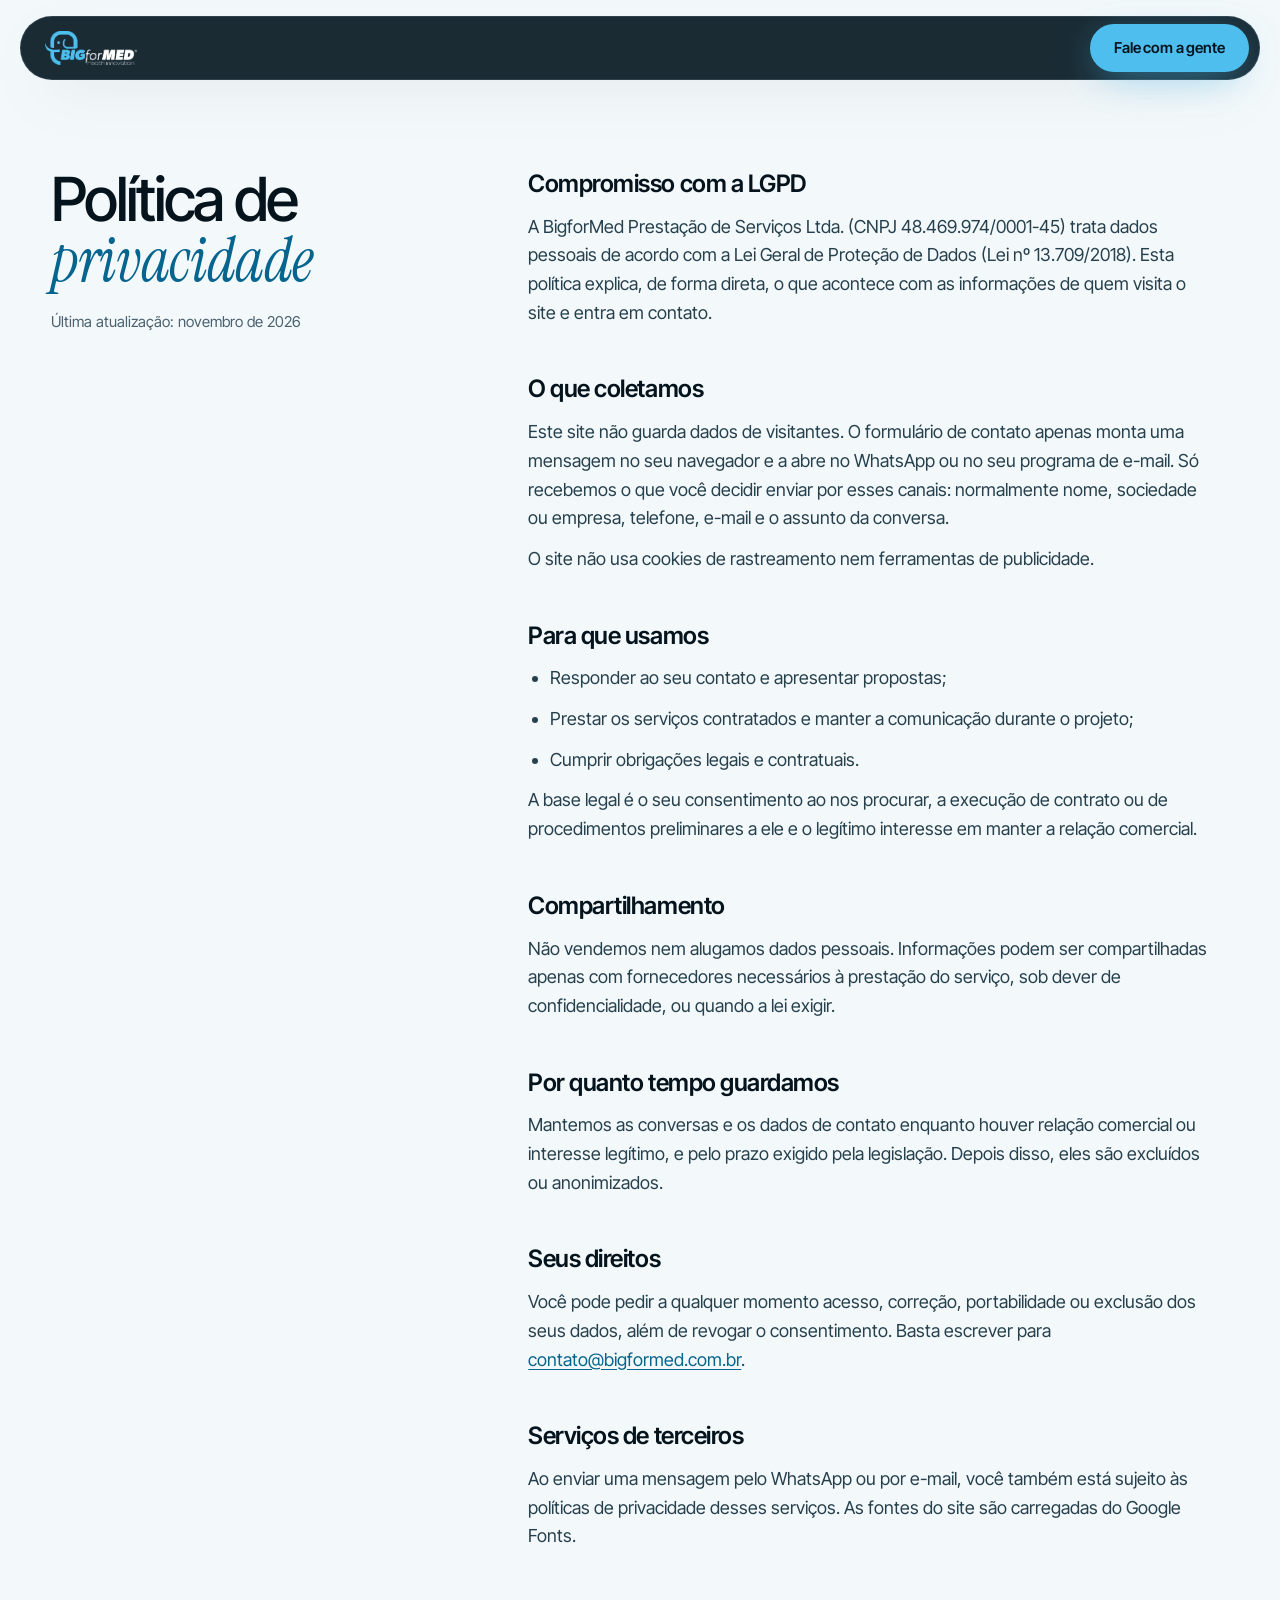
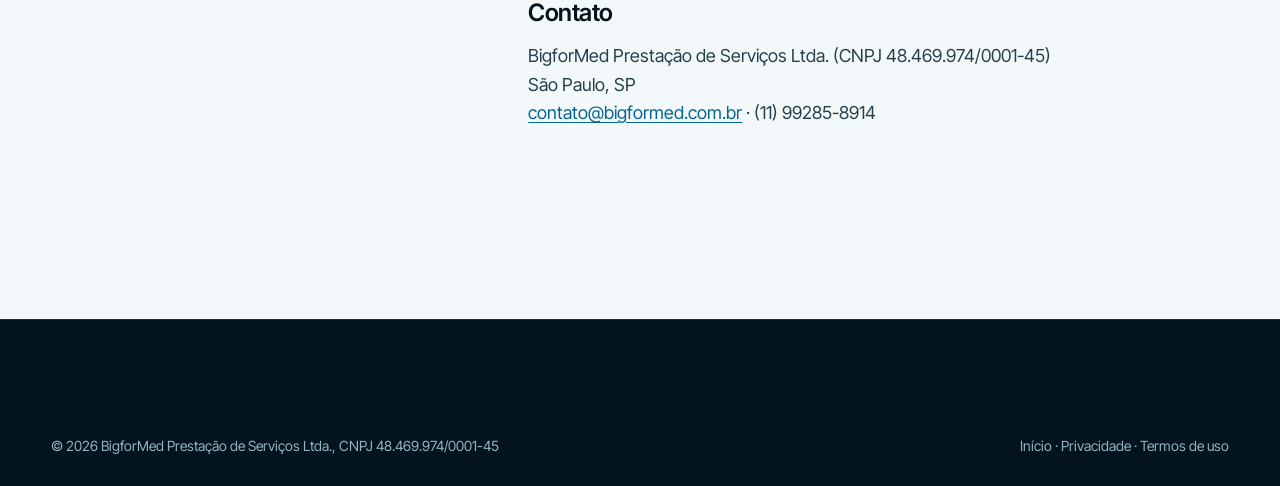
<file: privacidade/index.html>
<!doctype html>
<html lang="pt-BR">
<head>
  <meta charset="utf-8">
  <meta name="viewport" content="width=device-width, initial-scale=1">
  <title>Política de privacidade · BigforMed</title>
  <meta name="description" content="Como a BigforMed trata os dados de quem entra em contato.">
  <meta name="theme-color" content="#022333">
  <link rel="icon" type="image/png" href="/img/favicon.png">
  <link rel="preconnect" href="https://fonts.googleapis.com">
  <link rel="preconnect" href="https://fonts.gstatic.com" crossorigin>
  <link href="https://fonts.googleapis.com/css2?family=Inter+Tight:wght@300;400;500;600;700&family=Instrument+Serif:ital@0;1&display=swap" rel="stylesheet">
  <link rel="stylesheet" href="/css/site.css">
</head>
<body class="legal-page">
<header class="nav is-scrolled" id="topo">
  <a class="nav__brand" href="/" aria-label="BigforMed, página inicial"><img class="nav__logo-dark" src="/img/bigformed-logo-dark.png" alt="BigforMed" width="900" height="334"></a>
  <a class="btn btn--glow" href="/#contato" style="margin-left:auto"><span>Fale com a gente</span></a>
</header>
<main class="legal"><div class="container legal__grid">
<div class="legal__head">
  <h1>Política de <em>privacidade</em></h1>
  <p>Última atualização: novembro de 2026</p>
</div>
<div class="legal__body">
  <h2>Compromisso com a LGPD</h2>
  <p>A BigforMed Prestação de Serviços Ltda. (CNPJ 48.469.974/0001-45) trata dados pessoais de acordo com a Lei Geral de Proteção de Dados (Lei nº 13.709/2018). Esta política explica, de forma direta, o que acontece com as informações de quem visita o site e entra em contato.</p>

  <h2>O que coletamos</h2>
  <p>Este site não guarda dados de visitantes. O formulário de contato apenas monta uma mensagem no seu navegador e a abre no WhatsApp ou no seu programa de e-mail. Só recebemos o que você decidir enviar por esses canais: normalmente nome, sociedade ou empresa, telefone, e-mail e o assunto da conversa.</p>
  <p>O site não usa cookies de rastreamento nem ferramentas de publicidade.</p>

  <h2>Para que usamos</h2>
  <ul>
    <li>Responder ao seu contato e apresentar propostas;</li>
    <li>Prestar os serviços contratados e manter a comunicação durante o projeto;</li>
    <li>Cumprir obrigações legais e contratuais.</li>
  </ul>
  <p>A base legal é o seu consentimento ao nos procurar, a execução de contrato ou de procedimentos preliminares a ele e o legítimo interesse em manter a relação comercial.</p>

  <h2>Compartilhamento</h2>
  <p>Não vendemos nem alugamos dados pessoais. Informações podem ser compartilhadas apenas com fornecedores necessários à prestação do serviço, sob dever de confidencialidade, ou quando a lei exigir.</p>

  <h2>Por quanto tempo guardamos</h2>
  <p>Mantemos as conversas e os dados de contato enquanto houver relação comercial ou interesse legítimo, e pelo prazo exigido pela legislação. Depois disso, eles são excluídos ou anonimizados.</p>

  <h2>Seus direitos</h2>
  <p>Você pode pedir a qualquer momento acesso, correção, portabilidade ou exclusão dos seus dados, além de revogar o consentimento. Basta escrever para <a href="mailto:contato@bigformed.com.br">contato@bigformed.com.br</a>.</p>

  <h2>Serviços de terceiros</h2>
  <p>Ao enviar uma mensagem pelo WhatsApp ou por e-mail, você também está sujeito às políticas de privacidade desses serviços. As fontes do site são carregadas do Google Fonts.</p>

  <h2>Contato</h2>
  <p>BigforMed Prestação de Serviços Ltda. (CNPJ 48.469.974/0001-45)<br>São Paulo, SP<br><a href="mailto:contato@bigformed.com.br">contato@bigformed.com.br</a> · (11) 99285-8914</p>
</div>
</div></main>
<footer class="footer"><div class="container">
  <div class="footer__legal" style="margin-top:0;border:0;padding:0">
    <p>© 2026 BigforMed Prestação de Serviços Ltda., CNPJ 48.469.974/0001-45</p>
    <p><a href="/">Início</a> · <a href="/privacidade">Privacidade</a> · <a href="/termos">Termos de uso</a></p>
  </div>
</div></footer>
</body>
</html>
</file>
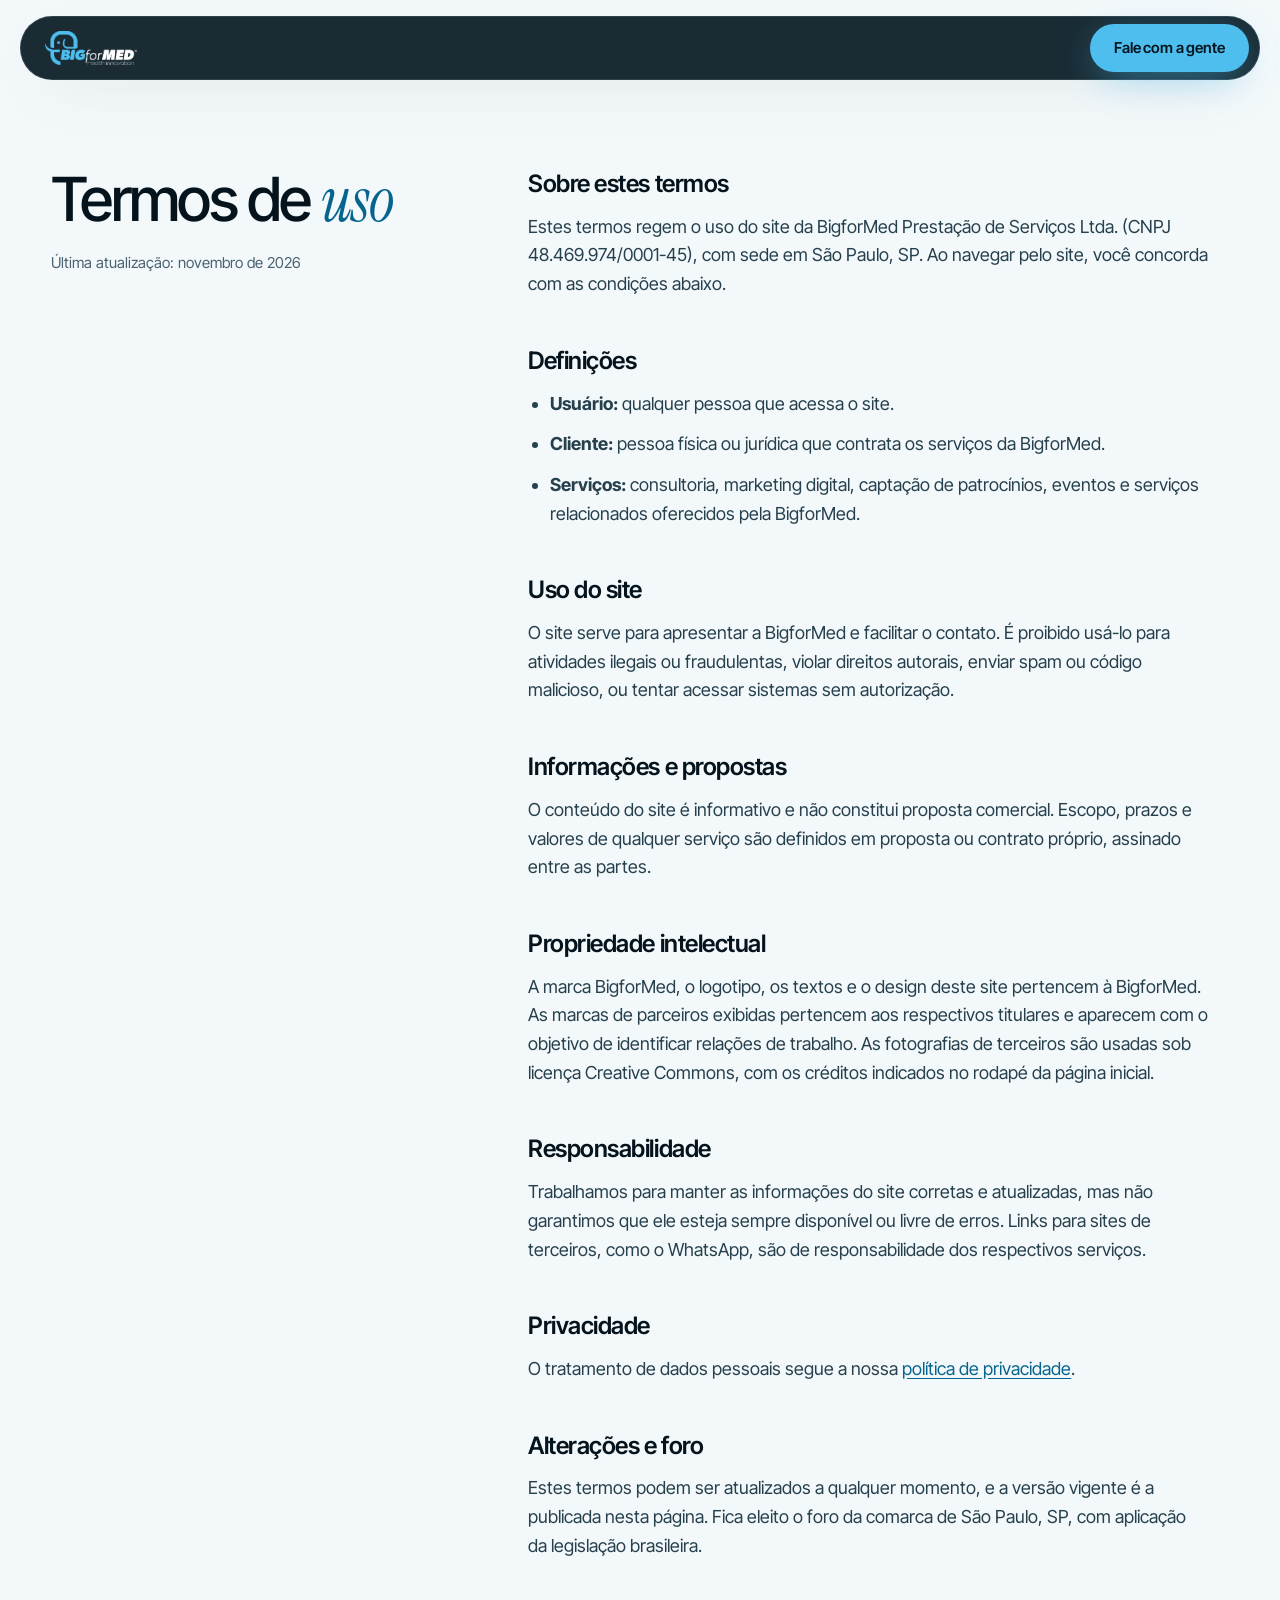
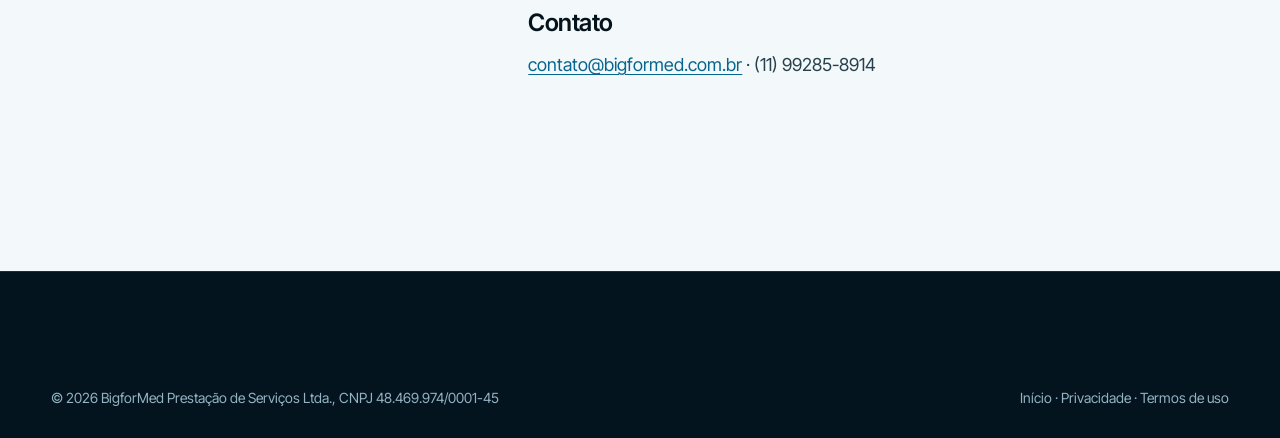
<file: termos/index.html>
<!doctype html>
<html lang="pt-BR">
<head>
  <meta charset="utf-8">
  <meta name="viewport" content="width=device-width, initial-scale=1">
  <title>Termos de uso · BigforMed</title>
  <meta name="description" content="Condições de uso do site da BigforMed.">
  <meta name="theme-color" content="#022333">
  <link rel="icon" type="image/png" href="/img/favicon.png">
  <link rel="preconnect" href="https://fonts.googleapis.com">
  <link rel="preconnect" href="https://fonts.gstatic.com" crossorigin>
  <link href="https://fonts.googleapis.com/css2?family=Inter+Tight:wght@300;400;500;600;700&family=Instrument+Serif:ital@0;1&display=swap" rel="stylesheet">
  <link rel="stylesheet" href="/css/site.css">
</head>
<body class="legal-page">
<header class="nav is-scrolled" id="topo">
  <a class="nav__brand" href="/" aria-label="BigforMed, página inicial"><img class="nav__logo-dark" src="/img/bigformed-logo-dark.png" alt="BigforMed" width="900" height="334"></a>
  <a class="btn btn--glow" href="/#contato" style="margin-left:auto"><span>Fale com a gente</span></a>
</header>
<main class="legal"><div class="container legal__grid">
<div class="legal__head">
  <h1>Termos de <em>uso</em></h1>
  <p>Última atualização: novembro de 2026</p>
</div>
<div class="legal__body">
  <h2>Sobre estes termos</h2>
  <p>Estes termos regem o uso do site da BigforMed Prestação de Serviços Ltda. (CNPJ 48.469.974/0001-45), com sede em São Paulo, SP. Ao navegar pelo site, você concorda com as condições abaixo.</p>

  <h2>Definições</h2>
  <ul>
    <li><strong>Usuário:</strong> qualquer pessoa que acessa o site.</li>
    <li><strong>Cliente:</strong> pessoa física ou jurídica que contrata os serviços da BigforMed.</li>
    <li><strong>Serviços:</strong> consultoria, marketing digital, captação de patrocínios, eventos e serviços relacionados oferecidos pela BigforMed.</li>
  </ul>

  <h2>Uso do site</h2>
  <p>O site serve para apresentar a BigforMed e facilitar o contato. É proibido usá-lo para atividades ilegais ou fraudulentas, violar direitos autorais, enviar spam ou código malicioso, ou tentar acessar sistemas sem autorização.</p>

  <h2>Informações e propostas</h2>
  <p>O conteúdo do site é informativo e não constitui proposta comercial. Escopo, prazos e valores de qualquer serviço são definidos em proposta ou contrato próprio, assinado entre as partes.</p>

  <h2>Propriedade intelectual</h2>
  <p>A marca BigforMed, o logotipo, os textos e o design deste site pertencem à BigforMed. As marcas de parceiros exibidas pertencem aos respectivos titulares e aparecem com o objetivo de identificar relações de trabalho. As fotografias de terceiros são usadas sob licença Creative Commons, com os créditos indicados no rodapé da página inicial.</p>

  <h2>Responsabilidade</h2>
  <p>Trabalhamos para manter as informações do site corretas e atualizadas, mas não garantimos que ele esteja sempre disponível ou livre de erros. Links para sites de terceiros, como o WhatsApp, são de responsabilidade dos respectivos serviços.</p>

  <h2>Privacidade</h2>
  <p>O tratamento de dados pessoais segue a nossa <a href="/privacidade">política de privacidade</a>.</p>

  <h2>Alterações e foro</h2>
  <p>Estes termos podem ser atualizados a qualquer momento, e a versão vigente é a publicada nesta página. Fica eleito o foro da comarca de São Paulo, SP, com aplicação da legislação brasileira.</p>

  <h2>Contato</h2>
  <p><a href="mailto:contato@bigformed.com.br">contato@bigformed.com.br</a> · (11) 99285-8914</p>
</div>
</div></main>
<footer class="footer"><div class="container">
  <div class="footer__legal" style="margin-top:0;border:0;padding:0">
    <p>© 2026 BigforMed Prestação de Serviços Ltda., CNPJ 48.469.974/0001-45</p>
    <p><a href="/">Início</a> · <a href="/privacidade">Privacidade</a> · <a href="/termos">Termos de uso</a></p>
  </div>
</div></footer>
</body>
</html>
</file>
<file: css/site.css>
/* =========================================================
   BigforMed — folha única
   Cores tiradas do logo: azul do elefante #05658F e azul-marinho #033348.
   ========================================================= */
:root {
  --bg: #03141E;          /* noite azul: fundo principal */
  --bg-2: #062233;
  --navy: #033348;
  --petrol: #05658F;
  --cyan: #4DBEEE;        /* luz da marca: ações e destaques */
  --ice: #BFE9FB;
  --paper: #F3F8FA;
  --paper-2: #E6F0F4;
  --ink: #04131C;
  --ink-soft: #4A6270;
  --text: #EAF5FA;
  --text-soft: #94B3C2;
  --line: rgba(191, 233, 251, .12);
  --glass: rgba(255, 255, 255, .045);

  --sans: "Inter Tight", system-ui, -apple-system, "Segoe UI", sans-serif;
  --serif: "Instrument Serif", Georgia, serif;

  --container: 1320px;
  --m: clamp(20px, 4vw, 56px);
  --section: clamp(110px, 14vw, 200px);
  --radius: 28px;
  --ease: cubic-bezier(.16, 1, .3, 1);
}

*, *::before, *::after { box-sizing: border-box; }
html { -webkit-text-size-adjust: 100%; overflow-x: clip; }
html.lenis, html.lenis body { height: auto; }
.lenis.lenis-smooth { scroll-behavior: auto !important; }
body {
  margin: 0; background: var(--bg); color: var(--text);
  font-family: var(--sans); font-size: clamp(1rem, .96rem + .2vw, 1.125rem); line-height: 1.6;
  -webkit-font-smoothing: antialiased; text-rendering: optimizeLegibility;
  overflow-x: clip;
}
img, svg { display: block; max-width: 100%; }
img { height: auto; }
h1, h2, h3, p, ul, ol, figure, blockquote { margin: 0; padding: 0; }
ul, ol { list-style: none; }
a { color: inherit; text-decoration: none; }
button { font: inherit; color: inherit; }
em { font-family: var(--serif); font-style: italic; font-weight: 400; letter-spacing: -0.01em; }
h1, h2 { font-weight: 500; letter-spacing: -0.045em; line-height: .98; }
h3 { font-weight: 600; letter-spacing: -0.02em; line-height: 1.15; }
::selection { background: var(--cyan); color: var(--bg); }
:focus-visible { outline: 2px solid var(--cyan); outline-offset: 4px; border-radius: 6px; }
[hidden] { display: none !important; }
.sr-only { position: absolute; width: 1px; height: 1px; overflow: hidden; clip: rect(0 0 0 0); white-space: nowrap; }
.skip { position: fixed; left: -9999px; top: 12px; z-index: 300; background: var(--cyan); color: var(--bg); padding: 10px 16px; border-radius: 99px; }
.skip:focus { left: 12px; }
.container { width: 100%; max-width: calc(var(--container) + var(--m) * 2); margin-inline: auto; padding-inline: var(--m); }

/* Granulado de filme por cima de tudo: tira o "liso de computador" */
.grain {
  position: fixed; inset: -50%; z-index: 200; pointer-events: none; opacity: .06;
  background-image: url("data:image/svg+xml,%3Csvg xmlns='http://www.w3.org/2000/svg' width='160' height='160'%3E%3Cfilter id='n'%3E%3CfeTurbulence type='fractalNoise' baseFrequency='.9' numOctaves='3' stitchTiles='stitch'/%3E%3C/filter%3E%3Crect width='100%25' height='100%25' filter='url(%23n)'/%3E%3C/svg%3E");
  animation: grain 1s steps(6) infinite;
}
@keyframes grain { 0%,100% { transform: translate(0,0) } 20% { transform: translate(-3%,2%) } 40% { transform: translate(2%,-3%) } 60% { transform: translate(-2%,-1%) } 80% { transform: translate(3%,3%) } }

/* Etiqueta pequena com ponto pulsando */
.tag {
  display: inline-flex; align-items: center; gap: 10px;
  font-size: .8125rem; font-weight: 500; letter-spacing: .08em; text-transform: uppercase; color: var(--cyan);
}
.pulse { width: 8px; height: 8px; border-radius: 50%; background: var(--cyan); box-shadow: 0 0 0 0 rgba(77,190,238,.6); animation: pulse 2.2s infinite; }
@keyframes pulse { 70% { box-shadow: 0 0 0 10px rgba(77,190,238,0) } 100% { box-shadow: 0 0 0 0 rgba(77,190,238,0) } }

/* ---------- Botões ---------- */
.btn {
  position: relative; display: inline-flex; align-items: center; justify-content: center; gap: 10px;
  height: 48px; padding: 0 24px; border-radius: 99px; border: 0; cursor: pointer;
  font-weight: 600; font-size: .9375rem; letter-spacing: -0.01em; white-space: nowrap;
  transition: background-color .4s var(--ease), color .4s, box-shadow .4s, border-color .4s;
  will-change: transform;
}
.btn svg { width: 18px; height: 18px; fill: none; stroke: currentColor; stroke-width: 2; stroke-linecap: round; stroke-linejoin: round; transition: transform .5s var(--ease); }
.btn:hover svg { transform: translateX(4px); }
.btn--lg { height: 60px; padding: 0 30px; font-size: 1rem; }
.btn--glow { background: var(--cyan); color: var(--bg); box-shadow: 0 0 0 0 rgba(77,190,238,0), 0 10px 40px -10px rgba(77,190,238,.7); }
.btn--glow:hover { background: #fff; box-shadow: 0 0 0 6px rgba(77,190,238,.18), 0 20px 50px -12px rgba(77,190,238,.9); }
.btn--ghost { color: var(--text); border: 1px solid rgba(234,245,250,.25); background: rgba(255,255,255,.03); backdrop-filter: blur(8px); }
.btn--ghost:hover { border-color: var(--text); background: rgba(255,255,255,.08); }
.round {
  width: 56px; height: 56px; border-radius: 50%; display: grid; place-items: center; cursor: pointer;
  border: 1px solid rgba(4,19,28,.18); background: transparent; transition: background-color .4s, color .4s, border-color .4s;
}
.round svg { width: 20px; height: 20px; fill: none; stroke: currentColor; stroke-width: 2; stroke-linecap: round; stroke-linejoin: round; }
.round:hover { background: var(--ink); color: var(--paper); border-color: var(--ink); }

/* ---------- Abertura ---------- */
.loader { display: none; }
.js .loader {
  position: fixed; inset: 0; z-index: 250; display: grid; place-items: center;
  background: var(--bg);
}
.loader__mark { width: 92px; }
.loader__mark img { width: 100%; filter: brightness(0) invert(1); opacity: .95; }
.loader__count { position: absolute; right: var(--m); bottom: calc(var(--m) - 10px); font-size: clamp(3rem, 8vw, 7rem); font-weight: 300; letter-spacing: -0.05em; color: var(--text); font-variant-numeric: tabular-nums; }
.is-loaded .loader { pointer-events: none; }

/* ---------- Cursor ---------- */
.cursor { display: none; }
@media (hover: hover) and (pointer: fine) {
  .has-cursor .cursor { display: block; position: fixed; inset: 0; pointer-events: none; z-index: 240; }
  .cursor__dot, .cursor__ring { position: fixed; left: 0; top: 0; border-radius: 50%; pointer-events: none; }
  .cursor__dot { width: 6px; height: 6px; margin: -3px 0 0 -3px; background: var(--cyan); }
  .cursor__ring {
    width: 38px; height: 38px; margin: -19px 0 0 -19px; border: 1px solid rgba(77,190,238,.55);
    display: grid; place-items: center; transition: width .45s var(--ease), height .45s var(--ease), margin .45s var(--ease), background-color .3s, border-color .3s;
  }
  .cursor__label { font-style: normal; font-family: var(--sans); font-size: .75rem; font-weight: 600; color: var(--bg); opacity: 0; transition: opacity .2s; }
  .cursor.is-hover .cursor__ring { width: 64px; height: 64px; margin: -32px 0 0 -32px; background: rgba(77,190,238,.12); border-color: var(--cyan); }
  .cursor.is-label .cursor__ring { width: 92px; height: 92px; margin: -46px 0 0 -46px; background: var(--cyan); border-color: var(--cyan); }
  .cursor.is-label .cursor__label { opacity: 1; }
  .cursor.is-light .cursor__dot { background: var(--petrol); }
  .cursor.is-light .cursor__ring { border-color: rgba(5,101,143,.5); }
}

/* ---------- Navegação ---------- */
.nav {
  position: fixed; z-index: 100; top: 16px; left: 50%; transform: translateX(-50%);
  width: min(calc(100% - 32px), 1240px); height: 64px;
  display: flex; align-items: center; gap: 24px; padding: 0 10px 0 24px;
  border-radius: 99px; border: 1px solid transparent;
  transition: background-color .5s var(--ease), border-color .5s, transform .6s var(--ease), box-shadow .5s;
}
.nav.is-scrolled { background: rgba(3, 20, 30, .62); border-color: var(--line); backdrop-filter: blur(18px) saturate(1.4); -webkit-backdrop-filter: blur(18px) saturate(1.4); box-shadow: 0 20px 60px -30px rgba(0,0,0,.6); }
.nav.is-hidden { transform: translate(-50%, -140%); }
.nav__brand { position: relative; display: block; }
.nav__brand img { height: 34px; width: auto; transition: opacity .4s; }
.nav__brand .nav__logo-light { position: absolute; inset: 0; opacity: 0; }
.nav.is-light { background: rgba(243, 248, 250, .72); border-color: rgba(4,19,28,.08); box-shadow: 0 20px 60px -30px rgba(4,19,28,.25); }
.nav.is-light .nav__links a { color: var(--ink-soft); }
.nav.is-light .nav__links a:hover, .nav.is-light .nav__links a.is-active { color: var(--ink); background: rgba(4,19,28,.06); }
.nav.is-light .nav__logo-dark { opacity: 0; }
.nav.is-light .nav__logo-light { opacity: 1; }
.nav.is-light .nav__burger { border-color: rgba(4,19,28,.15); }
.nav.is-light .nav__burger span { background: var(--ink); }
.nav.is-light.is-open .nav__burger span { background: var(--text); }
.nav__links { display: flex; gap: 4px; margin-left: auto; }
.nav__links a { position: relative; padding: 10px 14px; border-radius: 99px; font-size: .9375rem; font-weight: 500; color: var(--text-soft); transition: color .3s, background-color .3s; }
.nav__links a:hover, .nav__links a.is-active { color: var(--text); background: rgba(255,255,255,.06); }
.nav__menu-cta { display: none; }
.nav__cta { height: 46px; }
.nav__burger { display: none; width: 46px; height: 46px; border-radius: 50%; border: 1px solid var(--line); background: rgba(255,255,255,.04); cursor: pointer; position: relative; margin-left: auto; }
.nav__burger span { position: absolute; left: 14px; right: 14px; height: 1.5px; background: var(--text); transition: transform .5s var(--ease), top .5s var(--ease); }
.nav__burger span:first-child { top: 19px; }
.nav__burger span:last-child { top: 26px; }
.nav__burger[aria-expanded="true"] span:first-child { top: 22.5px; transform: rotate(45deg); }
.nav__burger[aria-expanded="true"] span:last-child { top: 22.5px; transform: rotate(-45deg); }

/* ---------- Aurora: luz que respira atrás do conteúdo ---------- */
.aurora { position: absolute; inset: 0; overflow: hidden; pointer-events: none; }
.aurora i { position: absolute; border-radius: 50%; filter: blur(90px); opacity: .55; mix-blend-mode: screen; will-change: transform; }
.aurora i:nth-child(1) { width: 60vw; height: 60vw; left: -18vw; top: -24vw; background: radial-gradient(circle, #05658F 0%, transparent 65%); animation: drift1 22s ease-in-out infinite alternate; }
.aurora i:nth-child(2) { width: 46vw; height: 46vw; right: -10vw; top: 6vh; background: radial-gradient(circle, #1B9AD6 0%, transparent 62%); opacity: .42; animation: drift2 26s ease-in-out infinite alternate; }
.aurora i:nth-child(3) { width: 50vw; height: 50vw; left: 22vw; bottom: -34vw; background: radial-gradient(circle, #0A7FA8 0%, transparent 60%); animation: drift3 30s ease-in-out infinite alternate; }
.aurora i:nth-child(4) { width: 22vw; height: 22vw; right: 18vw; bottom: 8vh; background: radial-gradient(circle, #7FD6F7 0%, transparent 65%); opacity: .25; animation: drift2 18s ease-in-out infinite alternate-reverse; }
@keyframes drift1 { to { transform: translate(12vw, 10vh) scale(1.15); } }
@keyframes drift2 { to { transform: translate(-14vw, 12vh) scale(.9); } }
@keyframes drift3 { to { transform: translate(-8vw, -14vh) scale(1.2); } }

/* ---------- Hero ---------- */
.hero {
  position: relative; min-height: 100svh; overflow: hidden; isolation: isolate;
  display: flex; flex-direction: column; justify-content: flex-end;
  padding: 140px var(--m) 40px;
}
.hero__grid {
  position: absolute; inset: 0; z-index: -1;
  background-image: linear-gradient(var(--line) 1px, transparent 1px), linear-gradient(90deg, var(--line) 1px, transparent 1px);
  background-size: 88px 88px; opacity: .5;
  mask-image: radial-gradient(ellipse 70% 60% at 70% 40%, #000 0%, transparent 75%);
  -webkit-mask-image: radial-gradient(ellipse 70% 60% at 70% 40%, #000 0%, transparent 75%);
}
.hero .aurora { z-index: -2; }
/* O elefante do logo, gigante, recortando uma luz que gira por dentro */
.hero__elephant {
  position: absolute; z-index: -1; right: -7vw; top: 50%; translate: 0 -50%;
  width: min(46vw, 720px); opacity: .85; aspect-ratio: 569 / 600;
  -webkit-mask: url("/img/elefante.png") center / contain no-repeat; mask: url("/img/elefante.png") center / contain no-repeat;
  will-change: transform;
}
.hero__elephant-fill {
  position: absolute; inset: -30%;
  background: conic-gradient(from 0deg, #05658F, #4DBEEE, #0B3D57, #BFE9FB, #05658F);
  animation: spin 14s linear infinite; opacity: .9;
}
@keyframes spin { to { transform: rotate(1turn); } }

.hero__inner { position: relative; max-width: var(--container); width: 100%; margin: 0 auto; }
.hero__tag { margin-bottom: 28px; }
.switch {
  position: relative; display: inline-grid; grid-template-columns: 1fr 1fr; padding: 5px; margin-bottom: 34px;
  border-radius: 99px; background: rgba(255,255,255,.05); border: 1px solid var(--line); backdrop-filter: blur(10px);
}
.switch button { position: relative; z-index: 1; border: 0; background: none; cursor: pointer; height: 42px; padding: 0 20px; border-radius: 99px; font-size: .9375rem; font-weight: 500; color: var(--text-soft); transition: color .4s; }
.switch button[aria-pressed="true"] { color: var(--bg); }
.switch__thumb { position: absolute; z-index: 0; top: 5px; bottom: 5px; left: 5px; width: calc(50% - 5px); border-radius: 99px; background: var(--cyan); transition: transform .6s var(--ease); box-shadow: 0 8px 30px -8px rgba(77,190,238,.8); }
[data-audience="industria"] .switch__thumb { transform: translateX(100%); }

.hero__title { font-size: clamp(3rem, 1rem + 7.4vw, 8.75rem); max-width: 11.5em; }
.hero__title em { color: var(--cyan); padding-right: .06em; }
.hero__line { display: block; }
.hero__bottom { display: grid; grid-template-columns: minmax(0, 1fr) auto; align-items: end; gap: 40px; margin-top: clamp(28px, 4vw, 48px); }
.hero__lead { max-width: 46ch; font-size: clamp(1.0625rem, 1rem + .35vw, 1.3125rem); line-height: 1.5; color: var(--text-soft); }
.hero__actions { display: flex; gap: 12px; flex-wrap: wrap; }
.hero__stats {
  position: relative; display: grid; grid-template-columns: repeat(3, auto); justify-content: start; gap: clamp(28px, 6vw, 96px);
  max-width: var(--container); width: 100%; margin: clamp(48px, 7vh, 88px) auto 0; padding-top: 28px; border-top: 1px solid var(--line);
}
.hero__stats li { display: grid; gap: 2px; }
.hero__stats strong { font-size: clamp(1.5rem, 1.1rem + 1.2vw, 2.25rem); font-weight: 500; letter-spacing: -0.04em; font-variant-numeric: tabular-nums; }
.hero__stats li > span { font-size: .875rem; color: var(--text-soft); }
.hero__scroll { position: absolute; right: var(--m); bottom: 40px; width: 28px; height: 46px; border-radius: 99px; border: 1px solid rgba(234,245,250,.3); }
.hero__scroll span { position: absolute; left: 50%; top: 9px; width: 3px; height: 8px; margin-left: -1.5px; border-radius: 3px; background: var(--cyan); animation: wheel 1.8s var(--ease) infinite; }
@keyframes wheel { 0% { transform: translateY(0); opacity: 1 } 70% { transform: translateY(16px); opacity: 0 } 100% { opacity: 0 } }

/* Palavras partidas para as animações de entrada */
.w { display: inline-block; overflow: hidden; vertical-align: top; padding-bottom: .12em; margin-bottom: -.12em; }
.w > span { display: inline-block; will-change: transform; }

/* ---------- Parceiros ---------- */
.partners { position: relative; padding: clamp(64px, 8vw, 110px) 0; background: var(--bg); border-top: 1px solid var(--line); border-bottom: 1px solid var(--line); }
.partners__title { text-align: center; font-size: .9375rem; font-weight: 500; letter-spacing: 0; color: var(--text-soft); margin: 0 var(--m) clamp(36px, 5vw, 56px); line-height: 1.4; }
.marquee { overflow: hidden; mask-image: linear-gradient(90deg, transparent, #000 12%, #000 88%, transparent); -webkit-mask-image: linear-gradient(90deg, transparent, #000 12%, #000 88%, transparent); }
.marquee + .marquee { margin-top: 16px; }
.marquee__track { display: flex; gap: 16px; width: max-content; animation: marquee 50s linear infinite; }
.marquee[data-dir="right"] .marquee__track { animation-direction: reverse; animation-duration: 56s; }
.marquee:hover .marquee__track { animation-play-state: paused; }
.marquee__track li {
  display: grid; place-items: center; width: clamp(180px, 18vw, 250px); height: clamp(88px, 8vw, 112px);
  border-radius: 20px; background: #F3F8FA;
  transition: background-color .5s var(--ease), transform .6s var(--ease);
}
.marquee__track li img { max-height: 50%; max-width: 68%; width: auto; object-fit: contain; filter: grayscale(1) contrast(1.1); opacity: .7; mix-blend-mode: multiply; transition: filter .5s, opacity .5s; }
.marquee__track li:hover { background: #fff; transform: translateY(-4px); }
.marquee__track li:hover img { filter: none; opacity: 1; }
@keyframes marquee { to { transform: translateX(calc(-50% - 8px)); } }

/* ---------- Manifesto ---------- */
.manifesto { padding: var(--section) 0; background: var(--bg); }
.manifesto__head { margin-bottom: 36px; }
.manifesto__text { font-size: clamp(2rem, 1rem + 3.4vw, 4.5rem); font-weight: 400; letter-spacing: -0.04em; line-height: 1.06; max-width: 19em; }
.manifesto__text em { color: var(--cyan); }
.fw { transition: color .2s; }
.js .manifesto__text .fw { color: rgba(234,245,250,.14); }
.values { display: grid; grid-template-columns: repeat(3, 1fr); gap: 20px; margin-top: clamp(64px, 8vw, 112px); }
.values li { padding: 32px; border-radius: var(--radius); background: var(--glass); border: 1px solid var(--line); transition: transform .6s var(--ease), border-color .5s, background-color .5s; }
.values li:hover { transform: translateY(-6px); border-color: rgba(77,190,238,.4); background: rgba(77,190,238,.06); }
.values__icon { display: grid; place-items: center; width: 52px; height: 52px; border-radius: 16px; background: rgba(77,190,238,.12); margin-bottom: 28px; }
.values__icon svg { width: 26px; height: 26px; fill: none; stroke: var(--cyan); stroke-width: 1.8; stroke-linecap: round; stroke-linejoin: round; }
.values h3 { font-size: 1.375rem; margin-bottom: 10px; }
.values p { color: var(--text-soft); font-size: 1rem; }

/* ---------- Soluções: trilho horizontal ---------- */
.services { position: relative; background: var(--paper); color: var(--ink); border-radius: 40px 40px 0 0; }
.services__pin { overflow: hidden; }
.services__track { display: flex; gap: 24px; padding: var(--section) var(--m); width: max-content; align-items: stretch; }
.services__intro { width: min(520px, 80vw); display: flex; flex-direction: column; gap: 24px; padding-right: 40px; justify-content: center; }
.services__intro .tag { color: var(--petrol); }
.services__intro h2 { font-size: clamp(2.5rem, 1.2rem + 3.6vw, 5rem); }
.services__intro h2 em { color: var(--petrol); }
.services__intro p { color: var(--ink-soft); max-width: 38ch; }
.services__hint { display: inline-flex; align-items: center; gap: 10px; font-size: .875rem; font-weight: 600; color: var(--petrol); }
.services__hint svg { width: 18px; fill: none; stroke: currentColor; stroke-width: 2; animation: nudge 1.6s var(--ease) infinite; }
@keyframes nudge { 50% { transform: translateX(6px); } }
.card {
  position: relative; width: min(440px, 82vw); flex: none; display: flex; flex-direction: column;
  border-radius: var(--radius); background: #fff; overflow: hidden;
  box-shadow: 0 1px 0 rgba(4,19,28,.04), 0 30px 60px -40px rgba(4,19,28,.35);
  transition: transform .7s var(--ease), box-shadow .7s var(--ease);
}
.card:hover { transform: translateY(-10px) rotate(-.4deg); box-shadow: 0 50px 90px -40px rgba(4,19,28,.45); }
.card__media { position: relative; aspect-ratio: 4 / 3; overflow: hidden; background: var(--navy); }
.card__media--photo img { width: 100%; height: 100%; object-fit: cover; filter: saturate(.75) contrast(1.05); transition: transform 1.2s var(--ease); }
.card__media--photo::after { content: ""; position: absolute; inset: 0; background: linear-gradient(180deg, rgba(5,101,143,.05), rgba(3,51,72,.55)); mix-blend-mode: multiply; }
.card:hover .card__media--photo img { transform: scale(1.07); }
.card__body { display: flex; flex-direction: column; gap: 14px; padding: 28px 30px 32px; flex: 1; }
.card__num { font-family: var(--serif); font-style: italic; font-size: 1.5rem; color: var(--petrol); line-height: 1; }
.card h3 { font-size: clamp(1.5rem, 1.2rem + .8vw, 2rem); letter-spacing: -0.035em; font-weight: 600; }
.card p { color: var(--ink-soft); font-size: 1rem; }
.pills { display: flex; flex-wrap: wrap; gap: 8px; margin-top: auto; padding-top: 10px; }
.pills li { padding: 7px 13px; border-radius: 99px; background: var(--paper-2); font-size: .8125rem; font-weight: 500; color: var(--navy); }
.services__progress { position: absolute; left: var(--m); right: var(--m); bottom: 48px; height: 2px; background: rgba(4,19,28,.08); border-radius: 2px; overflow: hidden; }
.services__progress span { display: block; height: 100%; width: 100%; background: var(--petrol); transform-origin: left; transform: scaleX(0); }

/* Maquete de site dentro do card de presença digital */
.card__media--ui { display: grid; place-items: center; background: radial-gradient(circle at 30% 20%, #0B7DB0, #033348 70%); }
.mock { width: 78%; border-radius: 14px; background: #fff; overflow: hidden; box-shadow: 0 30px 60px -20px rgba(0,0,0,.5); transform: rotate(-3deg); transition: transform .9s var(--ease); }
.card:hover .mock { transform: rotate(0) scale(1.04); }
.mock__bar { display: flex; align-items: center; gap: 5px; padding: 9px 12px; background: #EDF3F6; }
.mock__bar i { width: 8px; height: 8px; border-radius: 50%; background: #C5D5DD; }
.mock__bar span { margin-left: 10px; font-size: .625rem; color: #6C8592; }
.mock__hero { padding: 16px 16px 10px; display: grid; gap: 7px; }
.mock__hero b { display: block; height: 10px; border-radius: 4px; background: #033348; width: 80%; }
.mock__hero b + b { width: 55%; background: #05658F; }
.mock__btn { width: 64px; height: 16px; border-radius: 99px; background: var(--cyan); margin-top: 4px; }
.mock__row { display: grid; grid-template-columns: repeat(3, 1fr); gap: 8px; padding: 6px 16px; }
.mock__row span { height: 34px; border-radius: 8px; background: #EDF3F6; }
.mock__chart { display: flex; align-items: flex-end; gap: 6px; height: 54px; padding: 8px 16px 14px; }
.mock__chart i { flex: 1; height: var(--h); border-radius: 4px 4px 0 0; background: linear-gradient(180deg, #4DBEEE, #05658F); transform-origin: bottom; animation: grow 2.4s var(--ease) infinite alternate; }
.mock__chart i:nth-child(odd) { animation-delay: .3s; }
@keyframes grow { from { transform: scaleY(.55); } }

/* ---------- Processo ---------- */
.process { background: var(--paper); color: var(--ink); padding: 0 0 var(--section); }
.process__grid { display: grid; grid-template-columns: 5fr 7fr; gap: clamp(40px, 6vw, 120px); align-items: start; }
.process__head { position: sticky; top: 130px; display: flex; flex-direction: column; align-items: flex-start; gap: 22px; }
.process__head .tag { color: var(--petrol); }
.process__head h2 { font-size: clamp(2.5rem, 1.2rem + 3.6vw, 5rem); }
.process__head h2 em { color: var(--petrol); }
.process__head p { color: var(--ink-soft); }
.steps { position: relative; padding-left: 64px; }
.steps__line { position: absolute; left: 15px; top: 12px; bottom: 12px; width: 2px; background: rgba(4,19,28,.1); border-radius: 2px; overflow: hidden; }
.steps__line i { position: absolute; inset: 0; background: linear-gradient(180deg, var(--cyan), var(--petrol)); transform-origin: top; transform: scaleY(0); }
.no-motion .steps__line i { transform: none; }
.step { position: relative; padding: 8px 0 clamp(56px, 7vw, 96px); }
.step:last-child { padding-bottom: 0; }
.step__dot { position: absolute; left: -64px; top: 6px; width: 32px; height: 32px; border-radius: 50%; background: var(--paper); border: 2px solid rgba(4,19,28,.15); transition: border-color .5s, background-color .5s, box-shadow .5s; }
.step__dot::after { content: ""; position: absolute; inset: 7px; border-radius: 50%; background: rgba(4,19,28,.15); transition: background-color .5s; }
.step.is-on .step__dot { border-color: var(--petrol); box-shadow: 0 0 0 8px rgba(77,190,238,.15); }
.step.is-on .step__dot::after { background: var(--petrol); }
.step h3 { font-size: clamp(1.75rem, 1.3rem + 1.4vw, 2.75rem); font-weight: 500; letter-spacing: -0.04em; margin-bottom: 14px; }
.step p { max-width: 46ch; color: var(--ink-soft); font-size: 1.0625rem; }

/* ---------- Números ---------- */
.numbers { position: relative; padding: var(--section) 0; background: var(--bg); border-radius: 40px 40px 0 0; margin-top: -40px; }
.numbers__head { display: flex; flex-direction: column; gap: 22px; margin-bottom: clamp(48px, 6vw, 80px); }
.numbers__head h2 { font-size: clamp(2.5rem, 1.2rem + 3.6vw, 5rem); }
.numbers__head h2 em { color: var(--cyan); }
.bento { display: grid; grid-template-columns: repeat(4, 1fr); gap: 16px; }
.tile {
  position: relative; overflow: hidden; display: flex; flex-direction: column; justify-content: space-between; gap: 18px;
  min-height: 210px; padding: 28px; border-radius: var(--radius); background: var(--glass); border: 1px solid var(--line);
  transition: border-color .5s, transform .7s var(--ease);
}
.tile::before { content: ""; position: absolute; inset: 0; background: radial-gradient(400px circle at var(--mx, 50%) var(--my, 0%), rgba(77,190,238,.14), transparent 45%); opacity: 0; transition: opacity .4s; }
.tile:hover { border-color: rgba(77,190,238,.35); }
.tile:hover::before { opacity: 1; }
.tile__num { font-size: clamp(2.75rem, 1.6rem + 2.6vw, 4.5rem); font-weight: 500; letter-spacing: -0.05em; line-height: 1; font-variant-numeric: tabular-nums; }
.tile__label { color: var(--text-soft); font-size: .9375rem; max-width: 24ch; line-height: 1.45; }
.tile--wide { grid-column: span 2; }
.tile--hero { grid-column: span 2; grid-row: span 2; background: linear-gradient(160deg, rgba(5,101,143,.5), rgba(3,20,30,.2)); }
.tile--hero .tile__num { font-size: clamp(5rem, 2rem + 8vw, 10rem); }
.tile--hero .tile__label { color: var(--text); font-size: 1.125rem; }
.tile__chart { position: absolute; left: 0; right: 0; bottom: 0; width: 100%; height: 45%; }
.tile__line { stroke: var(--cyan); stroke-width: 2.5; stroke-dasharray: 1; stroke-dashoffset: 0; vector-effect: non-scaling-stroke; }
.tile--accent { background: var(--cyan); color: var(--bg); border-color: var(--cyan); }
.tile--accent .tile__label { color: rgba(3,20,30,.75); }

/* ---------- Faixa com foto ---------- */
.band { background: var(--bg); padding: 0 0 var(--section); }
.band__frame { position: relative; height: min(92svh, 900px); margin: 0 auto; overflow: hidden; border-radius: var(--radius); clip-path: inset(0 var(--m) round var(--radius)); }
.band__img { position: absolute; inset: -10% 0; width: 100%; height: 120%; object-fit: cover; filter: saturate(.7); }
.band__shade { position: absolute; inset: 0; background: linear-gradient(180deg, rgba(3,20,30,.15) 0%, rgba(3,20,30,.35) 40%, rgba(3,20,30,.92) 100%), linear-gradient(90deg, rgba(5,101,143,.45), transparent 60%); }
.band__copy { position: absolute; left: 0; right: 0; bottom: 0; padding: clamp(32px, 5vw, 80px) calc(var(--m) + clamp(24px, 4vw, 64px)); display: grid; grid-template-columns: 1.4fr 1fr; gap: 40px; align-items: end; }
.band h2 { font-size: clamp(2.25rem, 1rem + 3.6vw, 5rem); }
.band h2 em { color: var(--ice); }
.band p { color: var(--text); max-width: 40ch; font-size: 1.0625rem; }

/* ---------- Depoimentos ---------- */
.quotes { background: var(--paper); color: var(--ink); padding: var(--section) 0; border-radius: 40px 40px 0 0; }
.quotes__head { display: flex; flex-direction: column; gap: 22px; margin-bottom: clamp(40px, 5vw, 72px); }
.quotes__head .tag { color: var(--petrol); }
.quotes__head h2 { font-size: clamp(2.5rem, 1.2rem + 3.6vw, 5rem); }
.quotes__head h2 em { color: var(--petrol); }
.quotes__stage { display: grid; }
.quote { grid-area: 1 / 1; position: relative; display: grid; gap: 40px; opacity: 0; visibility: hidden; transform: translateY(20px); transition: opacity .8s var(--ease), transform .8s var(--ease), visibility 0s .8s; }
.quote.is-active { opacity: 1; visibility: visible; transform: none; transition-delay: 0s; }
.quote__mark { position: absolute; left: -.08em; top: -.38em; font-family: var(--serif); font-size: clamp(8rem, 14vw, 16rem); line-height: 1; color: var(--cyan); opacity: .35; pointer-events: none; }
.quote blockquote p { position: relative; font-size: clamp(1.875rem, 1rem + 2.8vw, 4rem); font-weight: 400; letter-spacing: -0.04em; line-height: 1.1; max-width: 22em; }
.quote figcaption { display: flex; align-items: center; gap: 16px; }
.quote figcaption strong { display: block; font-weight: 600; }
.quote figcaption span:last-child { color: var(--ink-soft); font-size: .9375rem; line-height: 1.4; }
.avatar { width: 56px; height: 56px; border-radius: 50%; display: grid; place-items: center; background: linear-gradient(135deg, var(--petrol), var(--navy)); color: #fff; font-weight: 600; letter-spacing: .02em; flex: none; }
.quotes__nav { display: flex; align-items: center; gap: 16px; margin-top: 56px; }
.quotes__count { font-variant-numeric: tabular-nums; font-weight: 500; color: var(--ink-soft); min-width: 3.5em; text-align: center; }

/* ---------- FAQ ---------- */
.faq { background: var(--paper); color: var(--ink); padding: 0 0 var(--section); }
.faq__grid { display: grid; grid-template-columns: 5fr 7fr; gap: clamp(40px, 6vw, 120px); align-items: start; }
.faq__head { display: flex; flex-direction: column; gap: 22px; position: sticky; top: 130px; }
.faq__head .tag { color: var(--petrol); }
.faq__head h2 { font-size: clamp(2.5rem, 1.2rem + 3.6vw, 5rem); }
.faq__head h2 em { color: var(--petrol); }
.faq__head p { color: var(--ink-soft); }
.faq__head a { color: var(--petrol); font-weight: 600; text-decoration: underline; text-underline-offset: 4px; }
.faq__list { display: grid; gap: 12px; }
.qa { border-radius: 22px; background: #fff; transition: background-color .4s, box-shadow .4s; }
.qa[open] { box-shadow: 0 30px 60px -40px rgba(4,19,28,.3); }
.qa summary {
  list-style: none; cursor: pointer; display: flex; align-items: center; justify-content: space-between; gap: 24px;
  padding: 24px 26px; font-size: clamp(1.0625rem, 1rem + .3vw, 1.25rem); font-weight: 600; letter-spacing: -0.02em;
}
.qa summary::-webkit-details-marker { display: none; }
.qa summary::after {
  content: ""; flex: none; width: 36px; height: 36px; border-radius: 50%;
  background: var(--paper-2) url("data:image/svg+xml,%3Csvg xmlns='http://www.w3.org/2000/svg' viewBox='0 0 24 24' fill='none' stroke='%23033348' stroke-width='2' stroke-linecap='round'%3E%3Cpath d='M12 5v14M5 12h14'/%3E%3C/svg%3E") center / 16px no-repeat;
  transition: transform .5s var(--ease), background-color .4s;
}
.qa[open] summary::after { transform: rotate(135deg); background-color: var(--cyan); }
.qa__body { padding: 0 26px 26px; color: var(--ink-soft); max-width: 62ch; }

/* ---------- Contato ---------- */
.contact { position: relative; overflow: hidden; isolation: isolate; padding: var(--section) 0; background: var(--bg); border-radius: 40px 40px 0 0; margin-top: -40px; }
.contact .aurora { z-index: -1; opacity: .8; }
.contact__grid { display: grid; grid-template-columns: 1fr 1fr; gap: clamp(40px, 6vw, 100px); align-items: start; }
.contact__intro { display: flex; flex-direction: column; gap: 26px; position: sticky; top: 130px; }
.contact h2 { font-size: clamp(3rem, 1.2rem + 5vw, 7rem); }
.contact h2 em { color: var(--cyan); }
.contact__lead { color: var(--text-soft); font-size: 1.125rem; max-width: 34ch; }
.contact__direct { display: grid; gap: 14px; margin-top: 12px; font-size: 1.0625rem; }
.contact__direct li, .contact__direct a { display: inline-flex; align-items: center; gap: 14px; }
.contact__direct a { transition: color .3s; }
.contact__direct a:hover { color: var(--cyan); }
.contact__ico { width: 44px; height: 44px; border-radius: 50%; display: grid; place-items: center; border: 1px solid var(--line); background: var(--glass); flex: none; }
.contact__ico svg { width: 20px; height: 20px; fill: none; stroke: var(--cyan); stroke-width: 1.8; stroke-linecap: round; stroke-linejoin: round; }

.composer {
  display: grid; gap: 22px; padding: clamp(24px, 3.4vw, 44px); border-radius: 32px;
  background: rgba(6, 34, 51, .55); border: 1px solid var(--line);
  backdrop-filter: blur(24px) saturate(1.3); -webkit-backdrop-filter: blur(24px) saturate(1.3);
  box-shadow: 0 40px 100px -50px rgba(0,0,0,.8);
}
.field { position: relative; }
.field input, .field textarea {
  width: 100%; font: inherit; color: var(--text); background: rgba(255,255,255,.04);
  border: 1px solid var(--line); border-radius: 16px; padding: 26px 18px 10px; min-height: 62px; resize: vertical;
  transition: border-color .3s, background-color .3s;
}
.field textarea { min-height: 96px; }
.field label { position: absolute; left: 19px; top: 20px; color: var(--text-soft); pointer-events: none; transform-origin: left; transition: transform .35s var(--ease), color .3s; }
.field input:focus, .field textarea:focus { outline: none; border-color: var(--cyan); background: rgba(77,190,238,.06); }
.field input:focus + label, .field input:not(:placeholder-shown) + label,
.field textarea:focus + label, .field textarea:not(:placeholder-shown) + label { transform: translateY(-11px) scale(.78); color: var(--cyan); }
.field input[aria-invalid="true"] { border-color: #FF8A80; }
.group { border: 0; margin: 0; padding: 0; min-width: 0; }
.group legend { padding: 0; margin-bottom: 12px; font-size: .875rem; color: var(--text-soft); }
.chips { display: flex; flex-wrap: wrap; gap: 8px; }
.chip { position: relative; }
.chip input { position: absolute; inset: 0; opacity: 0; margin: 0; cursor: pointer; }
.chip span { display: inline-flex; align-items: center; height: 42px; padding: 0 16px; border-radius: 99px; border: 1px solid var(--line); background: rgba(255,255,255,.03); font-size: .9375rem; transition: background-color .35s var(--ease), color .35s, border-color .35s, transform .2s; }
.chip:hover span { border-color: rgba(77,190,238,.5); }
.chip input:checked + span { background: var(--cyan); color: var(--bg); border-color: var(--cyan); font-weight: 600; }
.chip input:focus-visible + span { outline: 2px solid var(--cyan); outline-offset: 3px; }
.chip:active span { transform: scale(.96); }
/* Prévia em forma de balão de WhatsApp */
.bubble { position: relative; align-self: start; justify-self: end; max-width: 92%; padding: 14px 18px 16px; border-radius: 20px 20px 6px 20px; background: #DCF8C6; color: #0B1C14; box-shadow: 0 16px 40px -20px rgba(0,0,0,.6); }
.bubble__who { display: block; font-size: .75rem; font-weight: 600; color: #2E7D52; margin-bottom: 4px; }
.bubble p { white-space: pre-line; font-size: .9375rem; line-height: 1.45; }
.composer__actions { display: flex; align-items: center; gap: 22px; flex-wrap: wrap; }
.composer__mail { color: var(--text-soft); font-size: .9375rem; text-decoration: underline; text-underline-offset: 4px; transition: color .3s; }
.composer__mail:hover { color: var(--text); }
.composer__error { color: #FFB4AB; font-size: .875rem; }

/* ---------- Rodapé ---------- */
.footer { position: relative; background: var(--bg); padding: clamp(72px, 9vw, 120px) 0 28px; overflow: hidden; border-top: 1px solid var(--line); }
.footer__top { display: grid; grid-template-columns: 1.3fr 1fr; gap: 40px; align-items: start; }
.footer__claim { font-size: clamp(1.75rem, 1rem + 2.2vw, 3.25rem); letter-spacing: -0.04em; line-height: 1.05; max-width: 14em; }
.footer__claim em { color: var(--cyan); }
.footer__links { display: grid; grid-template-columns: 1fr 1fr; gap: 24px; }
.footer__links ul { display: grid; gap: 10px; align-content: start; }
.footer__links a { color: var(--text-soft); transition: color .3s; }
.footer__links a:hover { color: var(--text); }
.footer__word {
  display: flex; justify-content: space-between; margin: clamp(56px, 8vw, 110px) 0 0;
  font-size: clamp(3.5rem, .5rem + 14.6vw, 15.5rem); font-weight: 700; letter-spacing: -0.06em; line-height: .82; padding-right: .04em;
  color: transparent; -webkit-text-stroke: 1px rgba(191,233,251,.35);
}
.footer__word span { display: inline-block; transition: color .5s var(--ease), -webkit-text-stroke-color .5s; }
.footer__word .lite { font-weight: 300; font-style: normal; }
.footer__word span:hover { color: var(--cyan); -webkit-text-stroke-color: var(--cyan); }
.footer__legal { display: flex; justify-content: space-between; gap: 16px; flex-wrap: wrap; margin-top: 40px; padding-top: 24px; border-top: 1px solid var(--line); font-size: .875rem; color: var(--text-soft); }
.footer__top-link:hover { color: var(--cyan); }
.footer__credits { margin-top: 14px; font-size: .75rem; color: rgba(148,179,194,.7); max-width: 90ch; }

/* ---------- Tablet ---------- */
@media (max-width: 1080px) {
  .nav__links {
    position: fixed; inset: 0; z-index: -1; flex-direction: column; justify-content: center; gap: 4px;
    padding: 100px var(--m) 40px; margin: 0; background: rgba(3,20,30,.97); backdrop-filter: blur(20px);
    border-radius: 0; opacity: 0; visibility: hidden; transition: opacity .5s var(--ease), visibility 0s .5s;
  }
  .nav__links a { font-size: clamp(2rem, 8vw, 3rem); font-weight: 500; letter-spacing: -0.04em; color: var(--text); padding: 6px 0; background: none !important; transform: translateY(20px); opacity: 0; transition: transform .6s var(--ease), opacity .6s; }
  .nav.is-open .nav__links { opacity: 1; visibility: visible; transition-delay: 0s; }
  .nav.is-open .nav__links a { transform: none; opacity: 1; }
  .nav.is-open .nav__links a:nth-child(2) { transition-delay: .05s; } .nav.is-open .nav__links a:nth-child(3) { transition-delay: .1s; }
  .nav.is-open .nav__links a:nth-child(4) { transition-delay: .15s; } .nav.is-open .nav__links a:nth-child(5) { transition-delay: .2s; }
  .nav.is-open .nav__links a:nth-child(6) { transition-delay: .25s; }
  .nav__menu-cta { display: block; color: var(--cyan) !important; }
  .nav.is-open { background: transparent; border-color: transparent; backdrop-filter: none; box-shadow: none; }
  .nav__burger { display: block; }
  .nav__cta { display: none; }
  .hero__elephant { width: 80vw; right: -24vw; opacity: .55; }
  .hero__bottom { grid-template-columns: 1fr; }
  .values { grid-template-columns: 1fr; }
  .process__grid, .faq__grid, .contact__grid { grid-template-columns: 1fr; }
  .process__head, .faq__head, .contact__intro { position: static; }
  .bento { grid-template-columns: repeat(2, 1fr); }
  .band__copy { grid-template-columns: 1fr; gap: 18px; }
  .footer__top { grid-template-columns: 1fr; }
}

/* Telas onde o trilho horizontal não fixa: vira rolagem lateral com o dedo */
@media (max-width: 1023px) {
  .services__pin { overflow-x: auto; scroll-snap-type: x mandatory; scroll-padding-inline: var(--m); -webkit-overflow-scrolling: touch; scrollbar-width: none; }
  .services__pin::-webkit-scrollbar { display: none; }
  .card, .services__intro { scroll-snap-align: start; }
  .services__track { padding-block: 96px; }
  .services__progress { display: none; }
}

/* ---------- Celular ---------- */
@media (max-width: 640px) {
  .nav { top: 10px; height: 58px; width: calc(100% - 20px); padding-left: 18px; padding-right: 6px; }
  .nav__brand img { height: 28px; }
  .hero { padding-top: 116px; padding-bottom: 28px; }
  .hero__elephant { width: 110vw; right: -46vw; top: 34%; opacity: .4; }
  .switch { margin-bottom: 26px; }
  .switch button { padding: 0 14px; font-size: .875rem; height: 40px; }
  .hero__title { font-size: clamp(2.6rem, 11.6vw, 4rem); }
  .hero__actions .btn { flex: 1 1 100%; }
  .hero__stats { grid-template-columns: repeat(3, 1fr); gap: 14px; }
  .hero__stats strong { font-size: 1.25rem; }
  .hero__stats li > span { font-size: .75rem; line-height: 1.3; }
  .hero__scroll { display: none; }
  .services__intro { width: 84vw; padding-right: 0; }
  .card { width: 84vw; }
  .bento { grid-template-columns: 1fr 1fr; gap: 10px; }
  .tile { min-height: 160px; padding: 20px; border-radius: 22px; }
  .tile--hero { grid-column: 1 / -1; grid-row: auto; min-height: 300px; }
  .tile__num { font-size: 2.25rem; }
  .tile__label { font-size: .8125rem; }
  .band__frame { height: 80svh; clip-path: inset(0 10px round 22px); }
  .band__copy { padding: 28px 30px; }
  .quote blockquote p { font-size: 1.75rem; }
  .qa summary { padding: 20px; }
  .qa__body { padding: 0 20px 20px; }
  .bubble { max-width: 100%; }
  .composer__actions .btn { flex: 1 1 100%; }
  .footer__word { -webkit-text-stroke-width: .6px; }
}

/* ---------- Movimento reduzido ---------- */
@media (prefers-reduced-motion: reduce) {
  *, *::before, *::after { animation: none !important; transition-duration: .01ms !important; }
  .js .loader { display: none; }
  .js .manifesto__text .fw { color: inherit; }
  .steps__line i { transform: none; }
}

/* ---------- Páginas legais ---------- */
.legal-page { background: var(--paper); color: var(--ink); }
.legal-page .nav { background: rgba(3, 20, 30, .9); border-color: var(--line); color: var(--text); }
.legal { padding: 170px 0 var(--section); }
.legal__grid { display: grid; grid-template-columns: 4fr 7fr; gap: clamp(40px, 6vw, 110px); }
.legal__head { position: sticky; top: 130px; align-self: start; }
.legal__head h1 { font-size: clamp(2.5rem, 1.4rem + 3vw, 4.5rem); }
.legal__head h1 em { color: var(--petrol); }
.legal__head p { margin-top: 20px; color: var(--ink-soft); font-size: .9375rem; }
.legal__body { max-width: 68ch; }
.legal__body h2 { font-size: 1.5rem; font-weight: 600; letter-spacing: -0.02em; line-height: 1.2; margin: 48px 0 14px; }
.legal__body h2:first-child { margin-top: 0; }
.legal__body p, .legal__body li { margin-bottom: 12px; color: #26404D; }
.legal__body ul { list-style: disc; padding-left: 1.2em; }
.legal__body a { color: var(--petrol); text-decoration: underline; text-underline-offset: 3px; }
@media (max-width: 1080px) { .legal__grid { grid-template-columns: 1fr; } .legal__head { position: static; } }

/* Menu do celular: a barra perde o transform para o painel fixo cobrir a tela toda */
@media (max-width: 1080px) {
  .nav { left: 16px; right: 16px; width: auto; transform: none; }
  .nav.is-hidden { transform: translateY(-140%); }
  .nav.is-open { transform: none; }
  .nav.is-open .nav__logo-dark { opacity: 1; }
  .nav.is-open .nav__logo-light { opacity: 0; }
  .nav.is-open .nav__burger { border-color: var(--line); }
  .nav__links { inset: -16px -16px auto -16px; height: 100dvh; }
}
@media (max-width: 640px) {
  .nav { left: 10px; right: 10px; }
  .nav__links { inset: -10px -10px auto -10px; }
  .tile--wide { grid-column: auto; }
  .bento .tile:last-child { grid-column: 1 / -1; min-height: 140px; }
}
</file>
